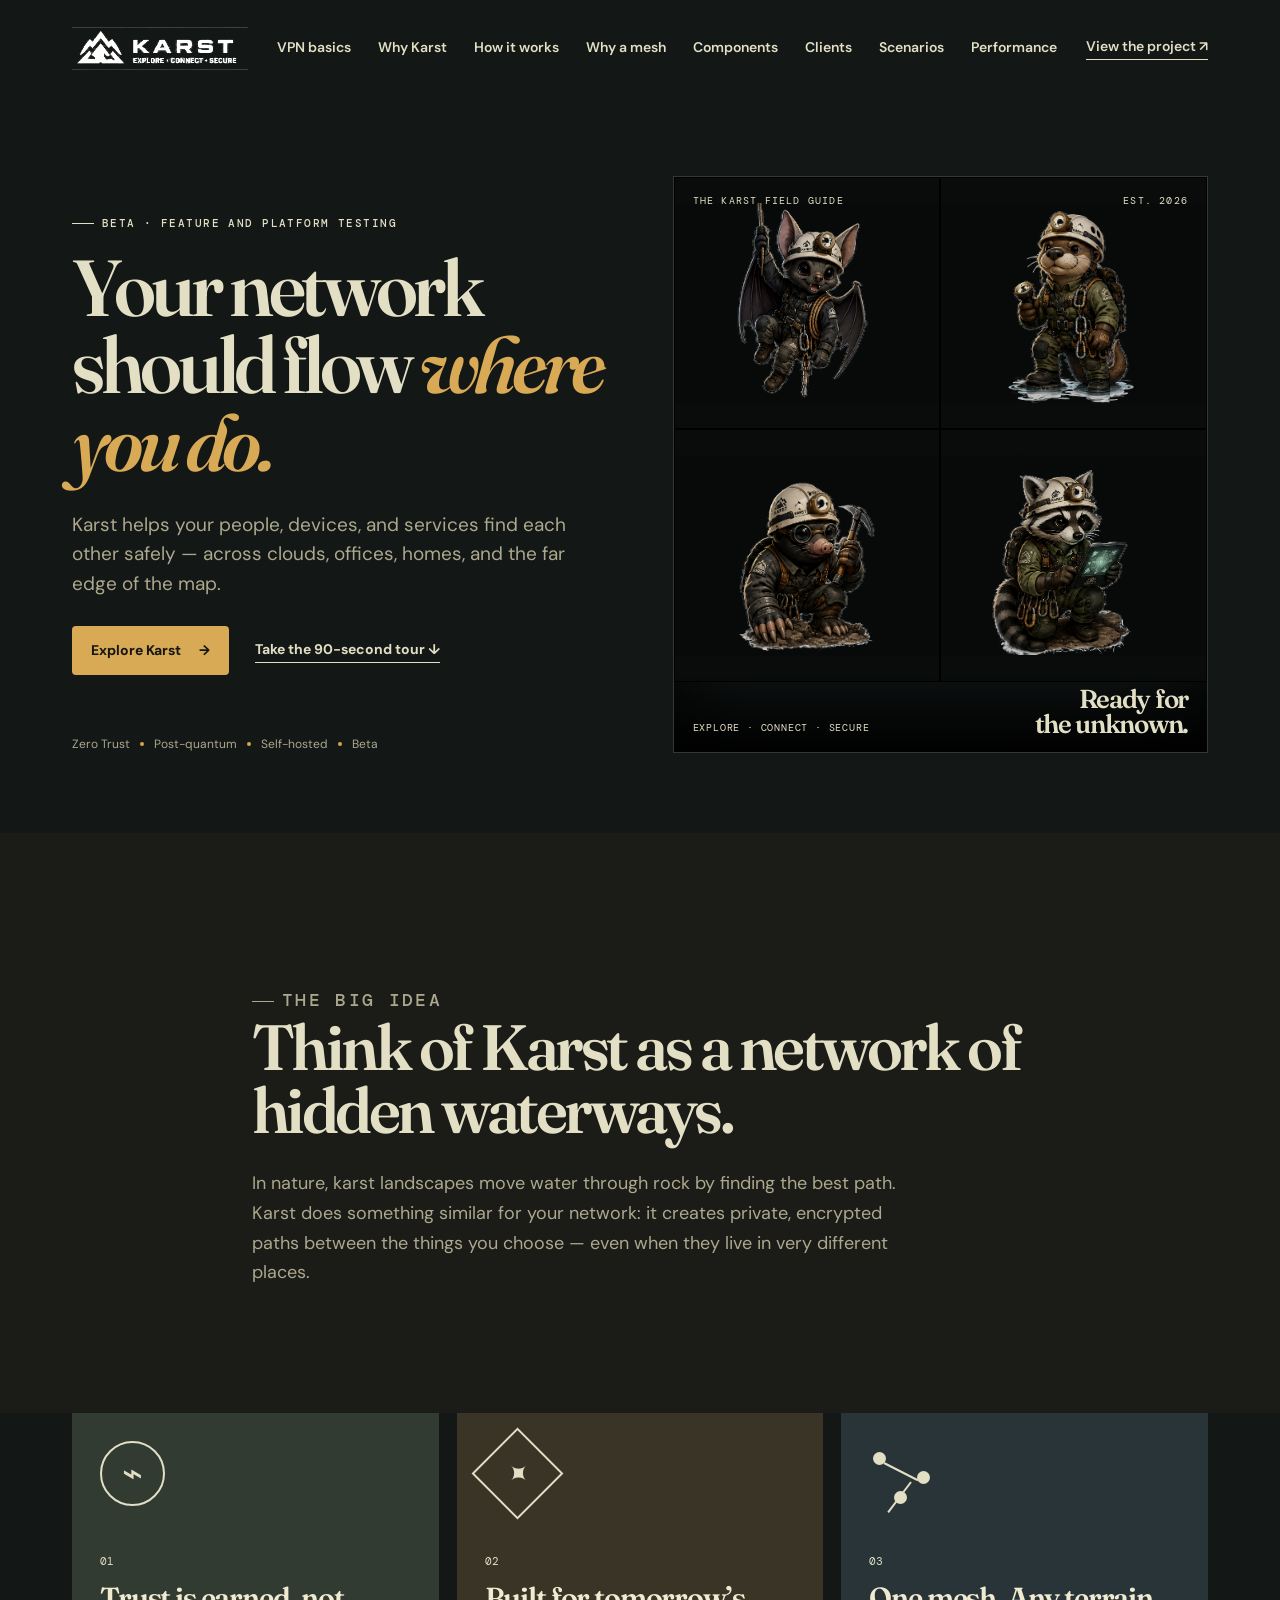
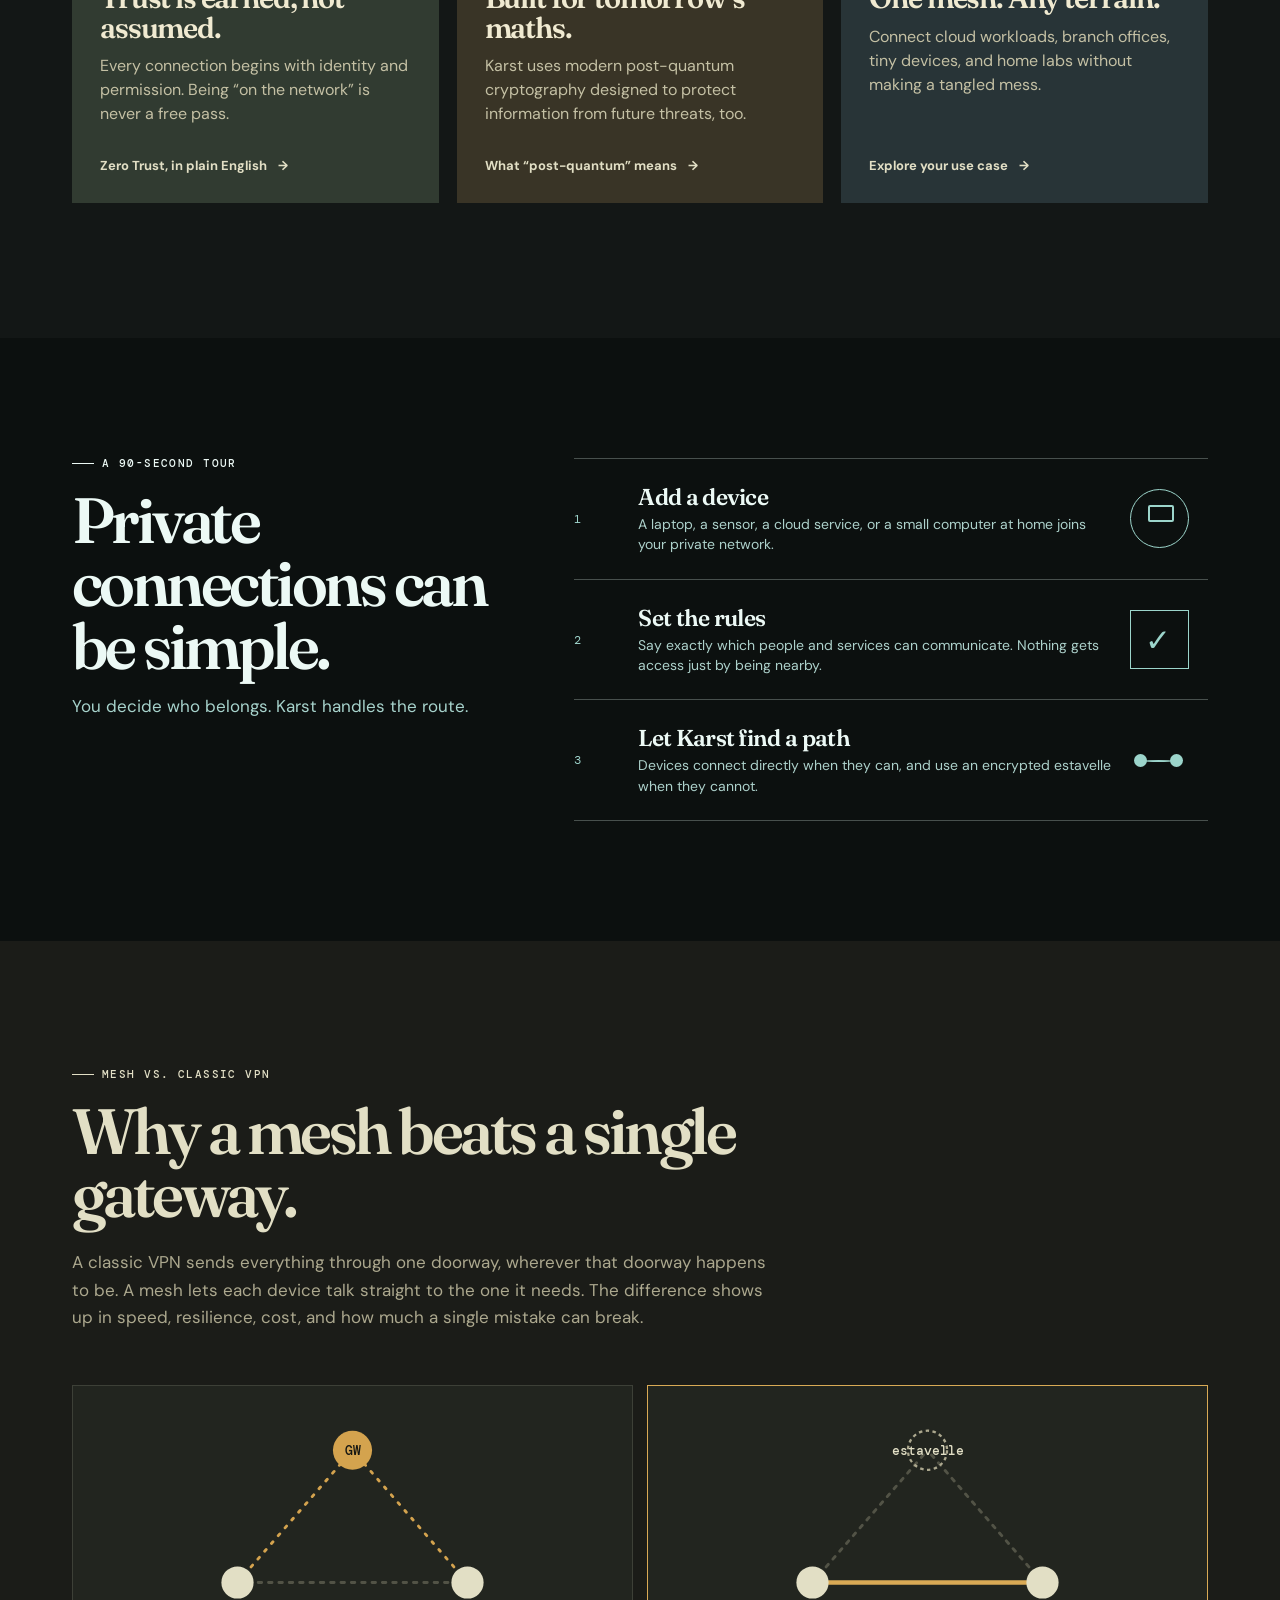
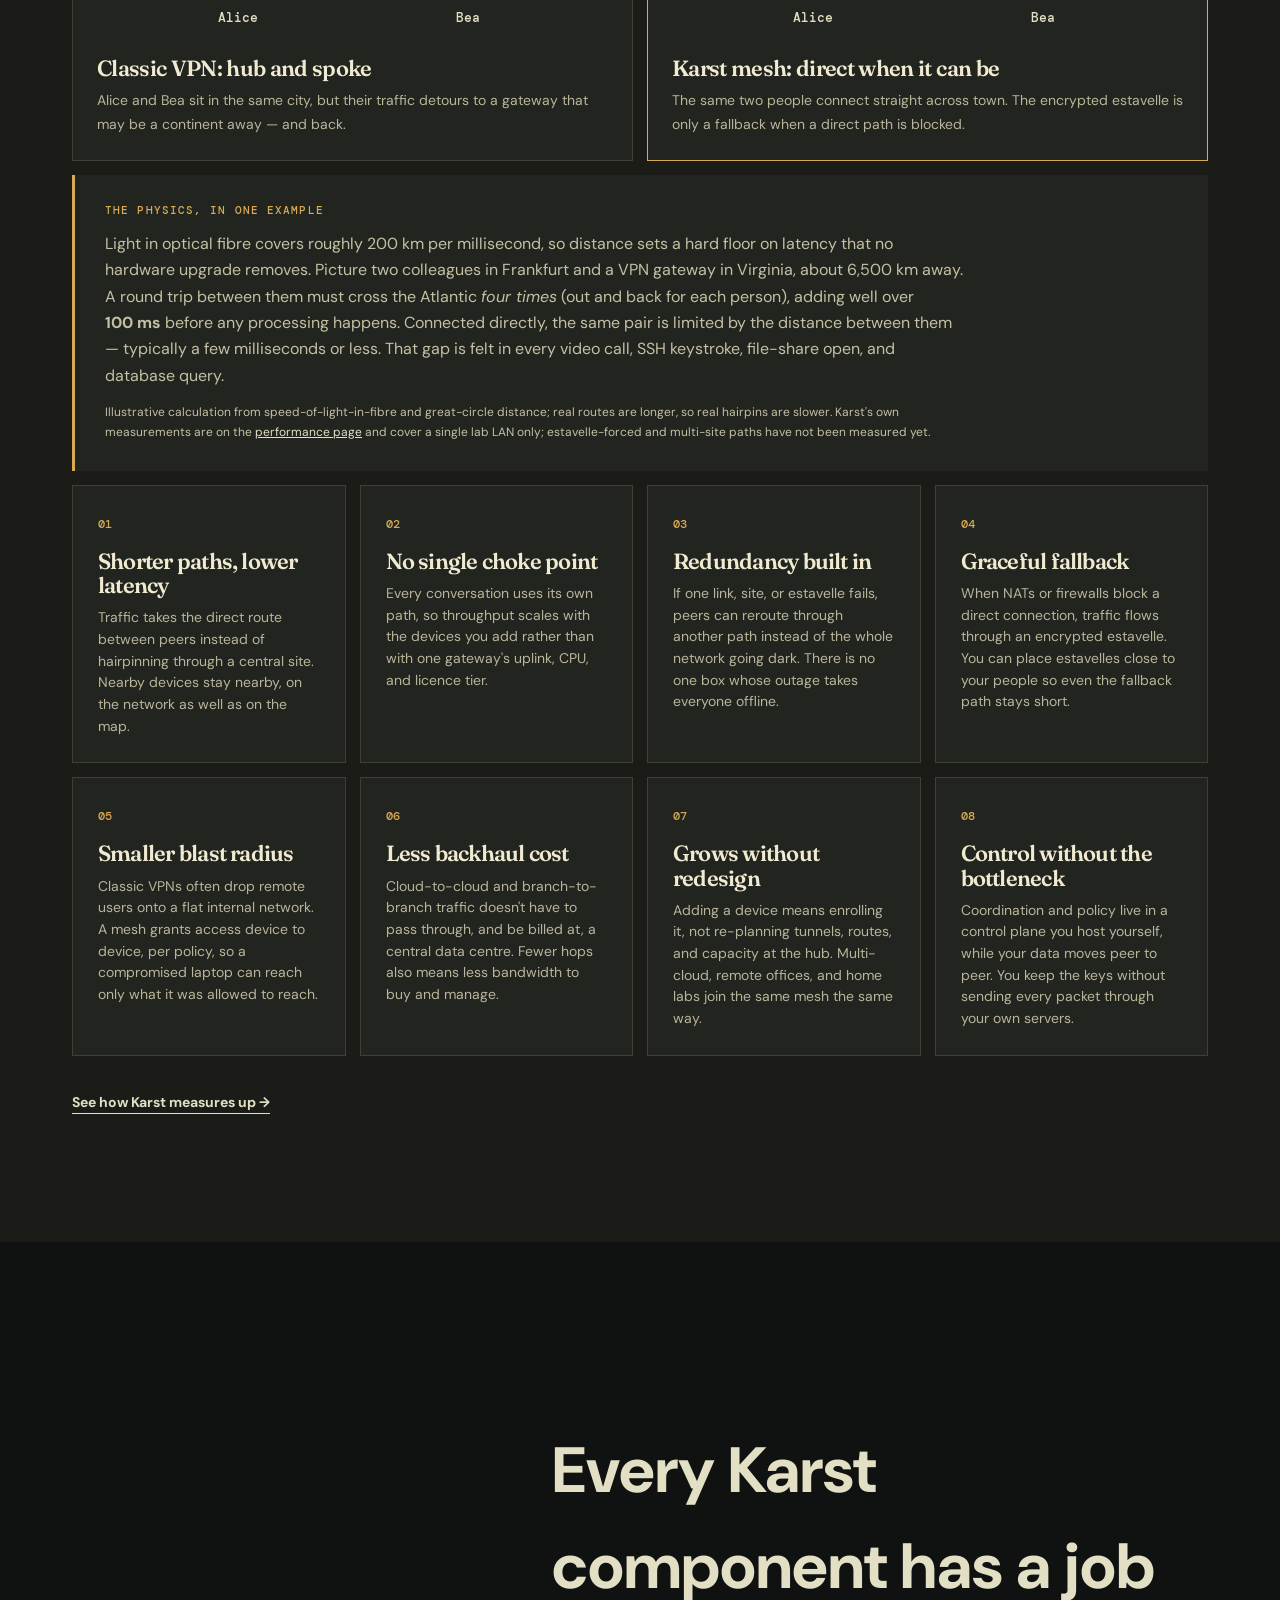
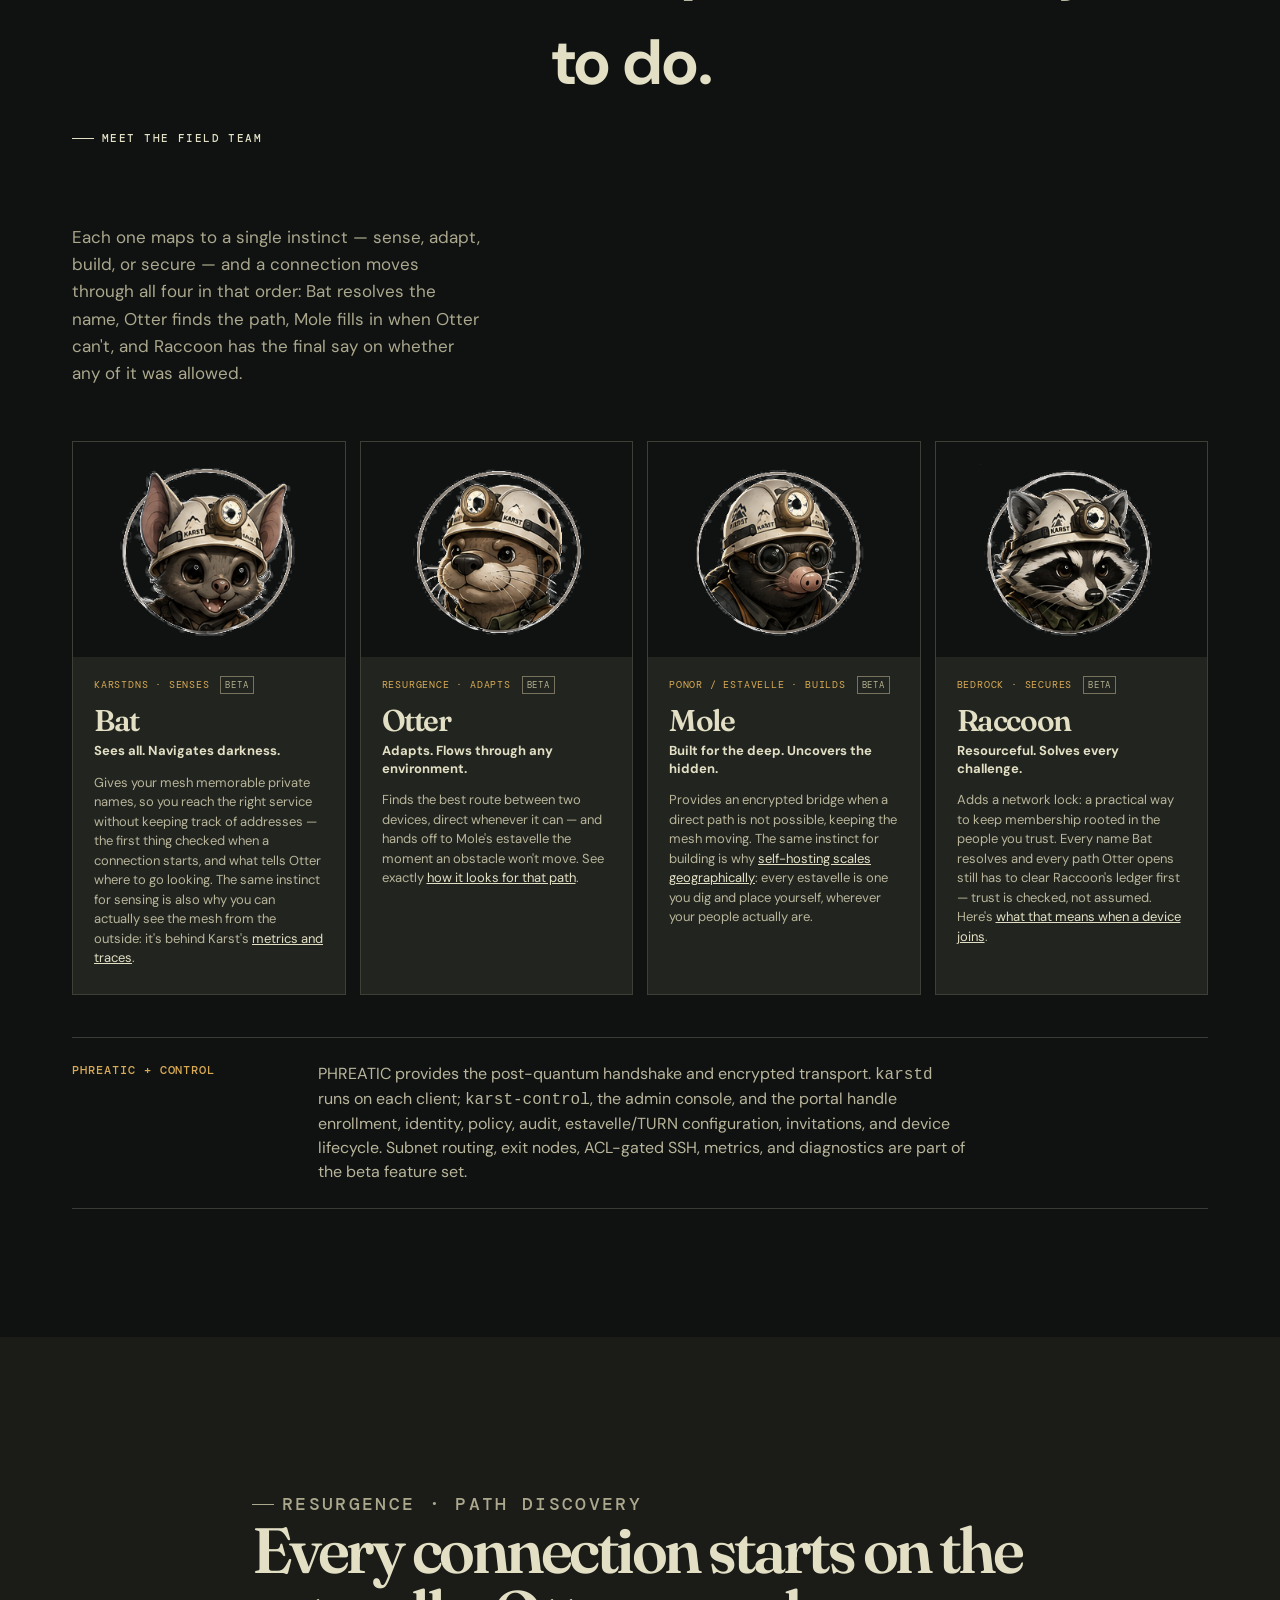
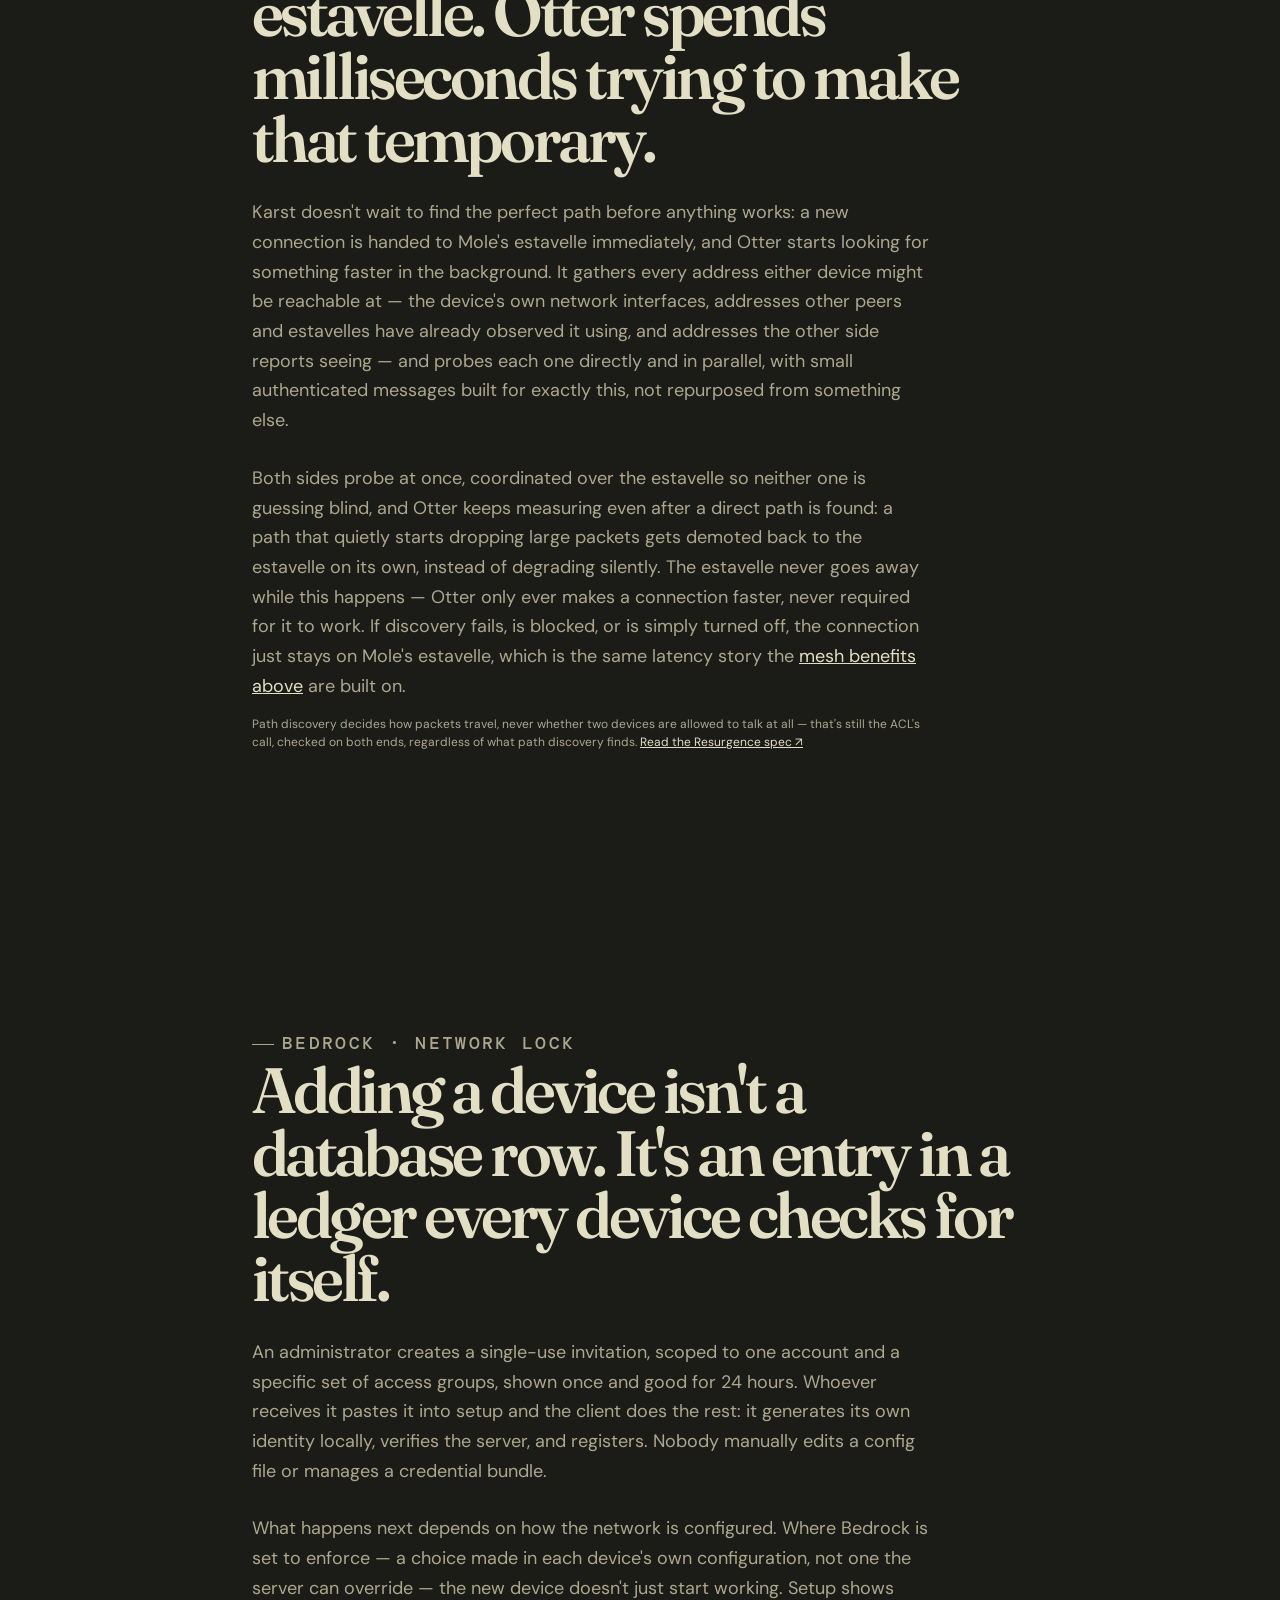
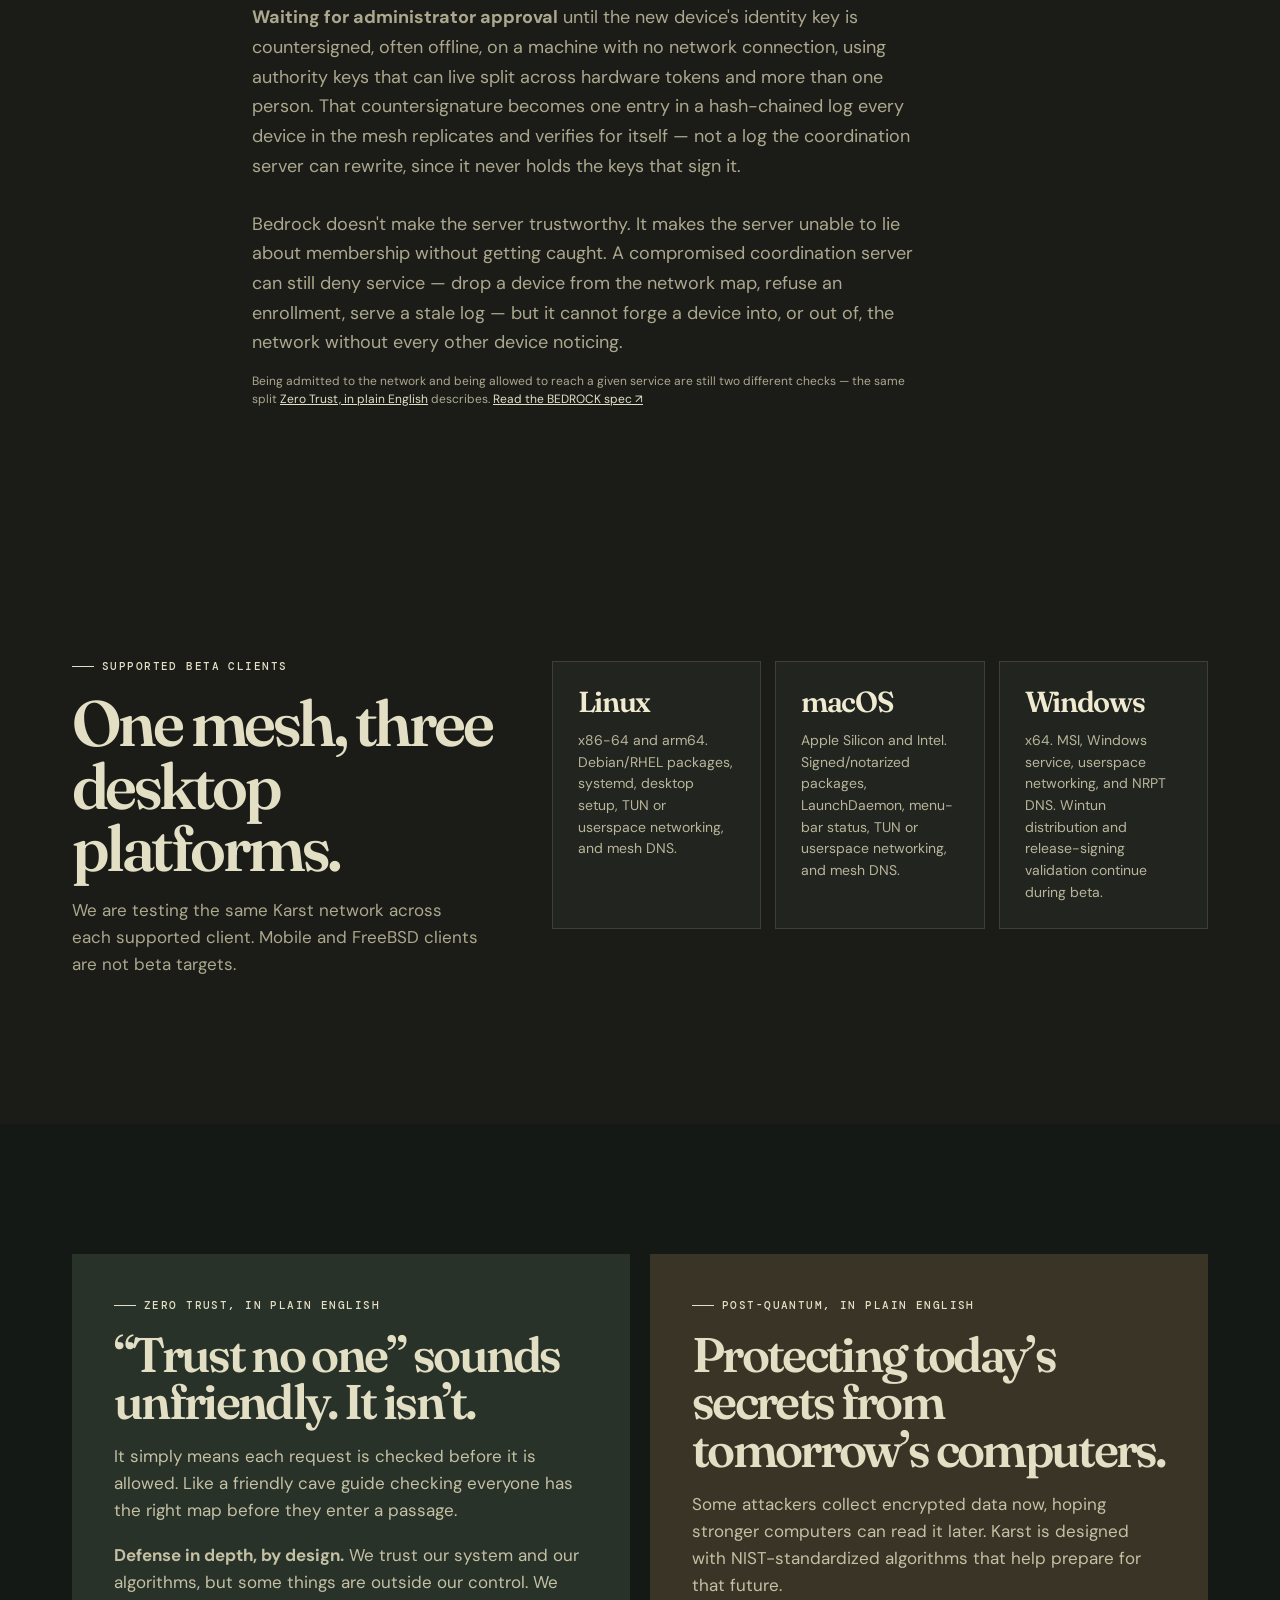
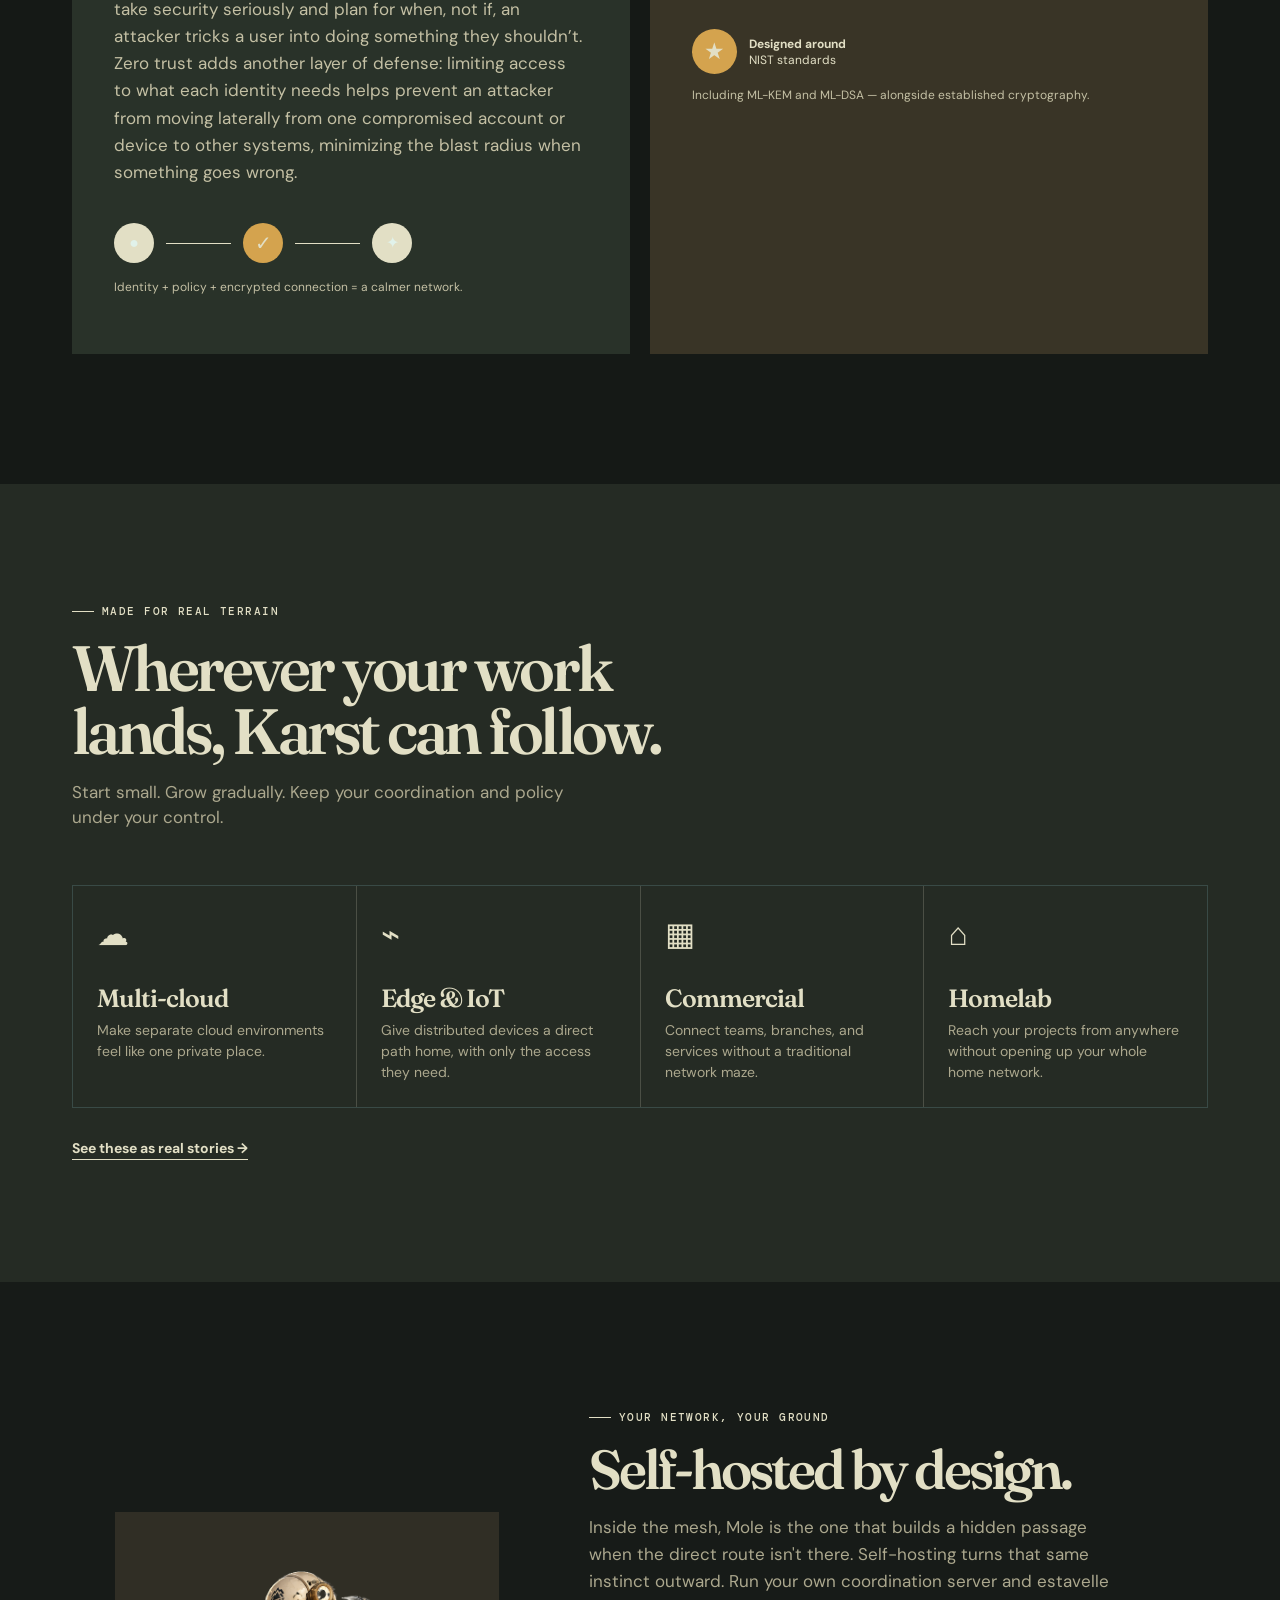
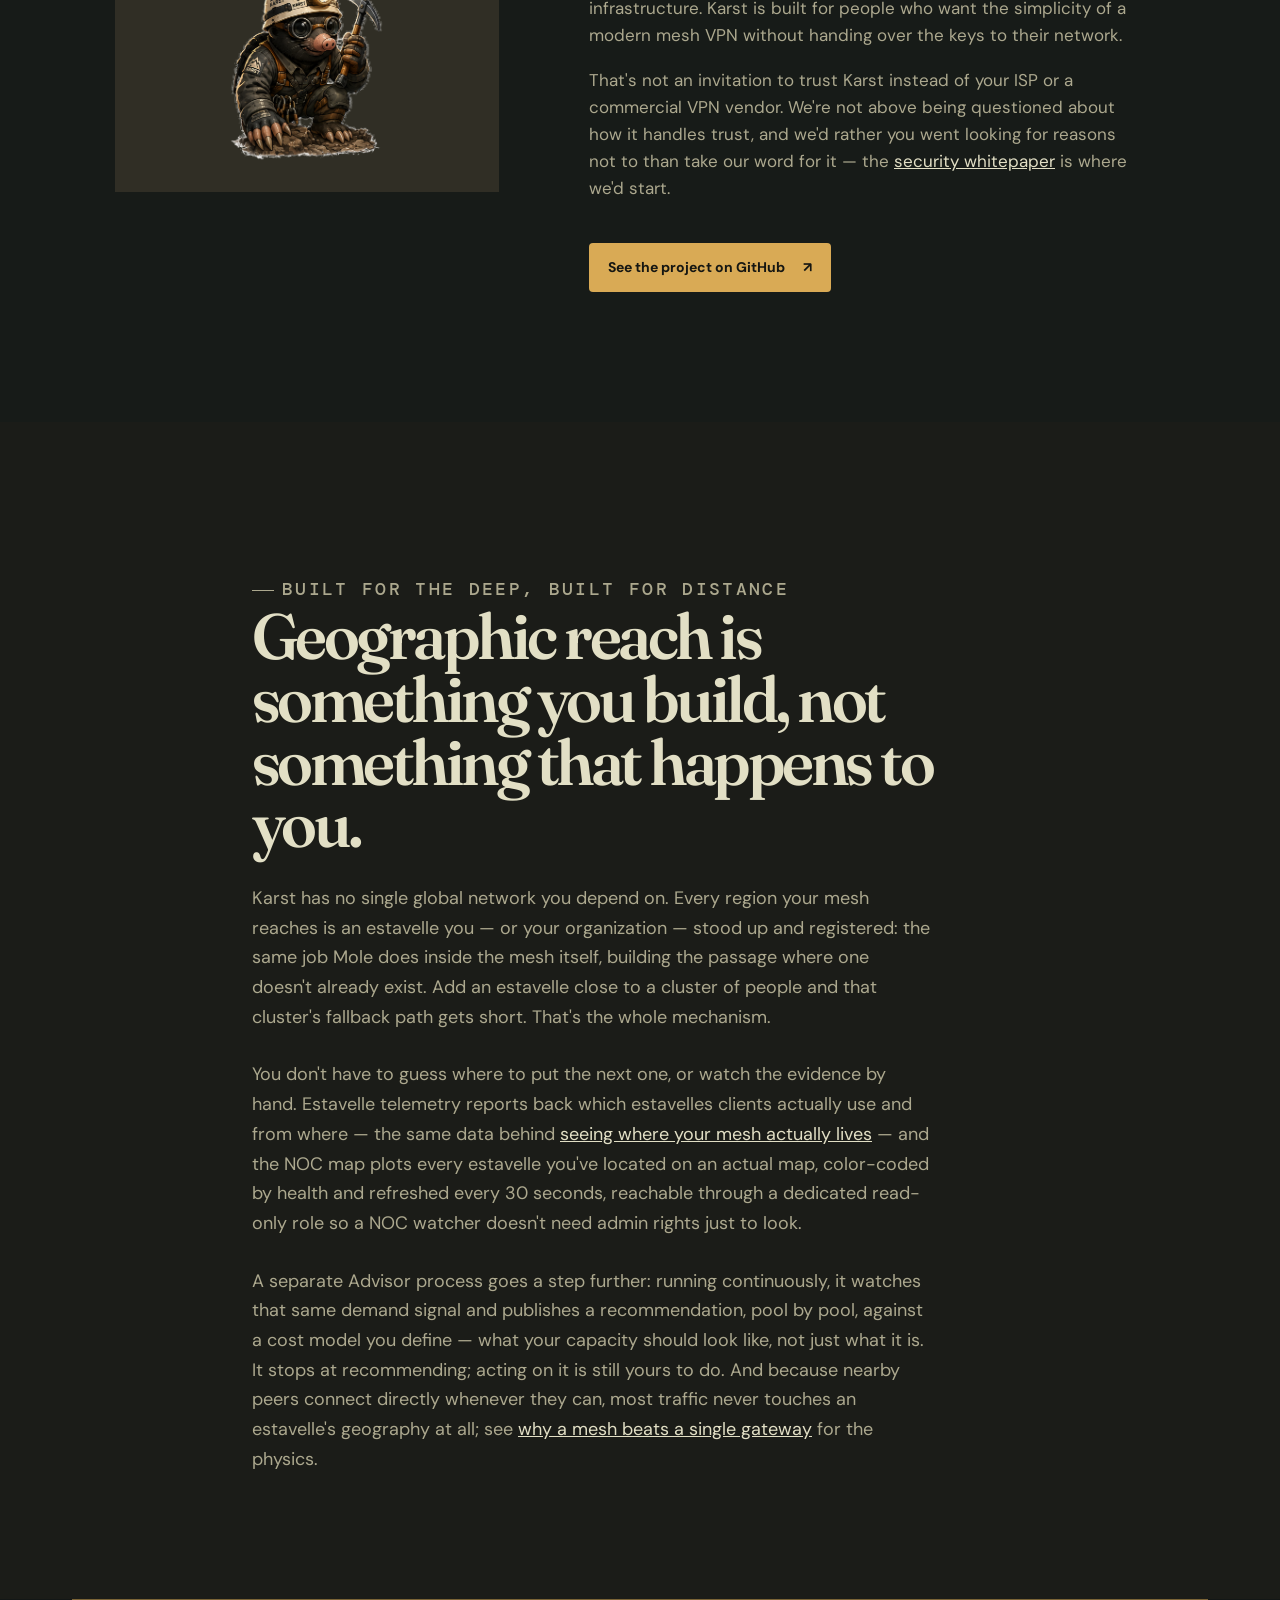
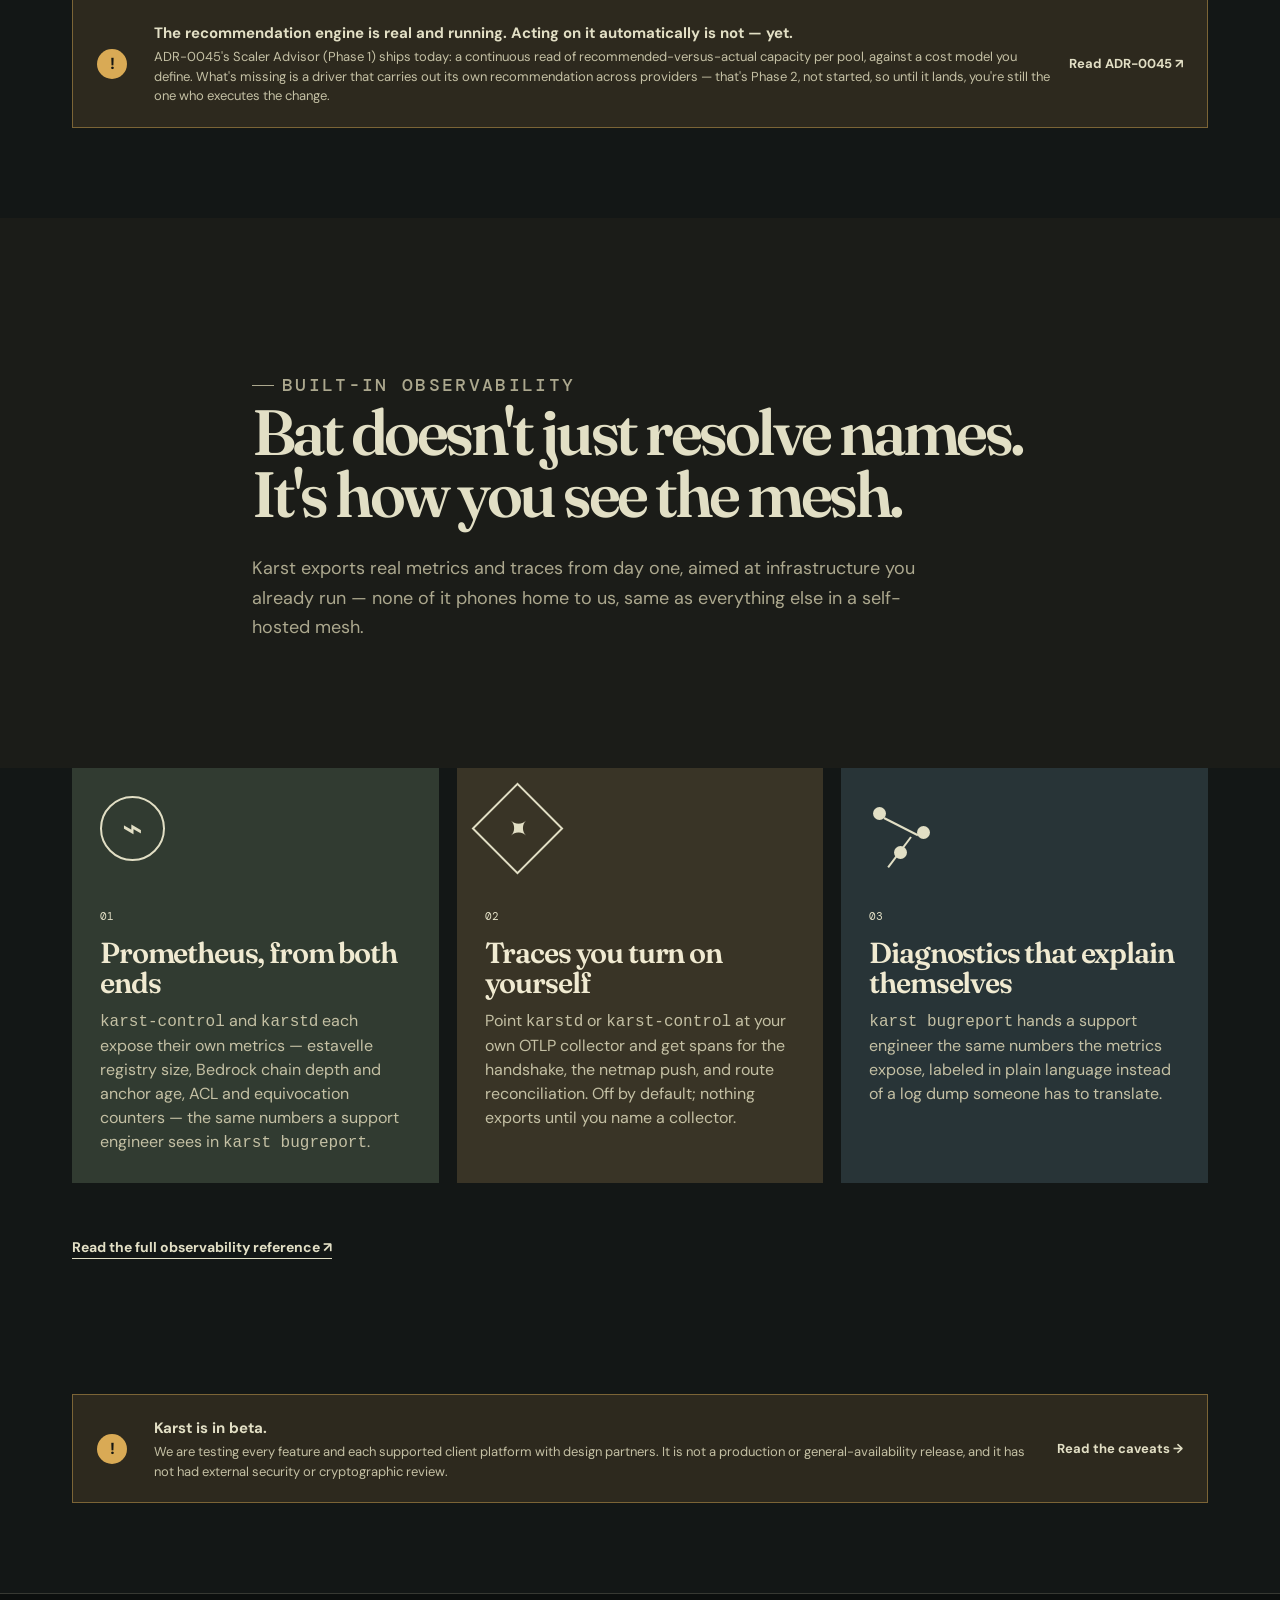
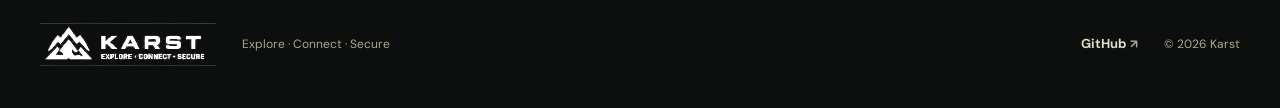
<file: index.html>
<!doctype html>
<html lang="en">
  <head>
    <meta charset="utf-8" />
    <meta name="viewport" content="width=device-width, initial-scale=1" />
    <meta name="description" content="Karst is a self-hosted, post-quantum mesh VPN for the places your work actually happens." />
    <meta name="theme-color" content="#063b45" />
    <title>Karst — Private networks, naturally</title>
    <link rel="preconnect" href="https://fonts.googleapis.com" />
    <link rel="preconnect" href="https://fonts.gstatic.com" crossorigin />
    <link href="https://fonts.googleapis.com/css2?family=DM+Mono:wght@400;500&family=DM+Sans:opsz,wght@9..40,400;9..40,500;9..40,600;9..40,700&family=Fraunces:opsz,wght@9..144,600;9..144,700&display=swap" rel="stylesheet" />
    <link rel="stylesheet" href="styles.css" />
  </head>
  <body>
    <a class="skip-link" href="#main">Skip to content</a>
    <div class="page-shell">
      <header class="nav">
        <a class="brand" href="#top" aria-label="Karst home"><img src="assets/karst_logo.png" alt="Karst — Explore, connect, secure" /></a>
        <nav aria-label="Main navigation">
          <a href="vpn-basics.html">VPN basics</a>
          <a href="#why">Why Karst</a>
          <a href="#how">How it works</a>
          <a href="#mesh">Why a mesh</a>
          <a href="#components">Components</a>
          <a href="#clients">Clients</a>
          <a href="scenarios.html">Scenarios</a>
          <a href="performance.html">Performance</a>
        </nav>
        <a class="nav-link" href="https://github.com/karst-net/karst">View the project <span aria-hidden="true">↗</span></a>
      </header>

      <main id="main">
        <section class="hero" id="top">
          <div class="hero-copy">
            <p class="eyebrow"><span></span> beta · feature and platform testing</p>
            <h1>Your network should flow <em>where you do.</em></h1>
            <p class="intro">Karst helps your people, devices, and services find each other safely — across clouds, offices, homes, and the far edge of the map.</p>
            <div class="actions">
              <a class="button button-primary" href="https://github.com/karst-net/karst">Explore Karst <span aria-hidden="true">→</span></a>
              <a class="text-link" href="#how">Take the 90-second tour <span aria-hidden="true">↓</span></a>
            </div>
            <div class="trust-row" aria-label="Key qualities">
              <span>Zero Trust</span><b></b><span>Post-quantum</span><b></b><span>Self-hosted</span><b></b><span>Beta</span>
            </div>
          </div>
          <div class="hero-panel" aria-label="Karst explorers: a bat, otter, mole, and raccoon equipped for the underground">
            <div class="hero-panel-top"><span>THE KARST FIELD GUIDE</span><span>EST. 2026</span></div>
            <div class="hero-mascot-grid"><div class="hero-mascot hero-bat"></div><div class="hero-mascot hero-otter"></div><div class="hero-mascot hero-mole"></div><div class="hero-mascot hero-raccoon"></div></div>
            <div class="hero-panel-bottom"><p>Explore · Connect · Secure</p><strong>Ready for<br />the unknown.</strong></div>
          </div>
        </section>

        <section class="statement" id="why">
          <p class="eyebrow"><span></span> the big idea</p>
          <h2>Think of Karst as a network of hidden waterways.</h2>
          <p>In nature, karst landscapes move water through rock by finding the best path. Karst does something similar for your network: it creates private, encrypted paths between the things you choose — even when they live in very different places.</p>
        </section>

        <section class="feature-grid" aria-label="Karst benefits">
          <article class="feature feature-teal"><div class="feature-icon lock-icon" aria-hidden="true">⌁</div><p class="number">01</p><h3>Trust is earned, not assumed.</h3><p>Every connection begins with identity and permission. Being “on the network” is never a free pass.</p><a href="#zero-trust">Zero Trust, in plain English <span>→</span></a></article>
          <article class="feature feature-sand"><div class="feature-icon crystal-icon" aria-hidden="true">✦</div><p class="number">02</p><h3>Built for tomorrow’s maths.</h3><p>Karst uses modern post-quantum cryptography designed to protect information from future threats, too.</p><a href="#pq">What “post-quantum” means <span>→</span></a></article>
          <article class="feature feature-blue"><div class="feature-icon route-icon" aria-hidden="true"><i></i><i></i><i></i></div><p class="number">03</p><h3>One mesh. Any terrain.</h3><p>Connect cloud workloads, branch offices, tiny devices, and home labs without making a tangled mess.</p><a href="scenarios.html">Explore your use case <span>→</span></a></article>
        </section>

        <section class="explainer" id="how">
          <div class="explainer-heading"><p class="eyebrow"><span></span> a 90-second tour</p><h2>Private connections can be simple.</h2><p>You decide who belongs. Karst handles the route.</p></div>
          <ol class="steps">
            <li><span class="step-no">1</span><div><h3>Add a device</h3><p>A laptop, a sensor, a cloud service, or a small computer at home joins your private network.</p></div><span class="step-art device-art" aria-hidden="true"></span></li>
            <li><span class="step-no">2</span><div><h3>Set the rules</h3><p>Say exactly which people and services can communicate. Nothing gets access just by being nearby.</p></div><span class="step-art rule-art" aria-hidden="true"></span></li>
            <li><span class="step-no">3</span><div><h3>Let Karst find a path</h3><p>Devices connect directly when they can, and use an encrypted estavelle when they cannot.</p></div><span class="step-art flow-art" aria-hidden="true"></span></li>
          </ol>
        </section>

        <section class="mesh-vs" id="mesh" aria-labelledby="mesh-heading">
          <div class="mesh-intro">
            <p class="eyebrow"><span></span> mesh vs. classic vpn</p>
            <h2 id="mesh-heading">Why a mesh beats a single gateway.</h2>
            <p>A classic VPN sends everything through one doorway, wherever that doorway happens to be. A mesh lets each device talk straight to the one it needs. The difference shows up in speed, resilience, cost, and how much a single mistake can break.</p>
          </div>

          <div class="path-compare">
            <figure class="path-card">
              <svg viewBox="0 0 320 200" role="img" aria-label="Classic VPN: two nearby laptops send traffic a long way to a distant central gateway and back again.">
                <line class="p-long" x1="60" y1="150" x2="160" y2="35"/><line class="p-long" x1="260" y1="150" x2="160" y2="35"/>
                <line class="p-ghost" x1="60" y1="150" x2="260" y2="150"/>
                <circle class="n-hub" cx="160" cy="35" r="17"/><text x="160" y="39" text-anchor="middle">GW</text>
                <circle class="n-dev" cx="60" cy="150" r="14"/><circle class="n-dev" cx="260" cy="150" r="14"/>
                <text x="60" y="184" text-anchor="middle">Alice</text><text x="260" y="184" text-anchor="middle">Bea</text>
              </svg>
              <figcaption><strong>Classic VPN: hub and spoke</strong><span>Alice and Bea sit in the same city, but their traffic detours to a gateway that may be a continent away — and back.</span></figcaption>
            </figure>
            <figure class="path-card path-card-mesh">
              <svg viewBox="0 0 320 200" role="img" aria-label="Mesh VPN: the same two laptops connect directly to each other, with an optional estavelle used only as a fallback.">
                <line class="p-direct" x1="60" y1="150" x2="260" y2="150"/>
                <line class="p-ghost" x1="60" y1="150" x2="160" y2="35"/><line class="p-ghost" x1="260" y1="150" x2="160" y2="35"/>
                <circle class="n-estavelle" cx="160" cy="35" r="17"/><text x="160" y="39" text-anchor="middle">estavelle</text>
                <circle class="n-dev" cx="60" cy="150" r="14"/><circle class="n-dev" cx="260" cy="150" r="14"/>
                <text x="60" y="184" text-anchor="middle">Alice</text><text x="260" y="184" text-anchor="middle">Bea</text>
              </svg>
              <figcaption><strong>Karst mesh: direct when it can be</strong><span>The same two people connect straight across town. The encrypted estavelle is only a fallback when a direct path is blocked.</span></figcaption>
            </figure>
          </div>

          <div class="physics">
            <p class="physics-label">THE PHYSICS, IN ONE EXAMPLE</p>
            <p>Light in optical fibre covers roughly 200 km per millisecond, so distance sets a hard floor on latency that no hardware upgrade removes. Picture two colleagues in Frankfurt and a VPN gateway in Virginia, about 6,500 km away. A round trip between them must cross the Atlantic <em>four times</em> (out and back for each person), adding well over <strong>100&nbsp;ms</strong> before any processing happens. Connected directly, the same pair is limited by the distance between them — typically a few milliseconds or less. That gap is felt in every video call, SSH keystroke, file-share open, and database query.</p>
            <p class="fine-print">Illustrative calculation from speed-of-light-in-fibre and great-circle distance; real routes are longer, so real hairpins are slower. Karst's own measurements are on the <a href="performance.html">performance page</a> and cover a single lab LAN only; estavelle-forced and multi-site paths have not been measured yet.</p>
          </div>

          <div class="benefit-grid">
            <article><span class="benefit-no">01</span><h3>Shorter paths, lower latency</h3><p>Traffic takes the direct route between peers instead of hairpinning through a central site. Nearby devices stay nearby, on the network as well as on the map.</p></article>
            <article><span class="benefit-no">02</span><h3>No single choke point</h3><p>Every conversation uses its own path, so throughput scales with the devices you add rather than with one gateway's uplink, CPU, and licence tier.</p></article>
            <article><span class="benefit-no">03</span><h3>Redundancy built in</h3><p>If one link, site, or estavelle fails, peers can reroute through another path instead of the whole network going dark. There is no one box whose outage takes everyone offline.</p></article>
            <article><span class="benefit-no">04</span><h3>Graceful fallback</h3><p>When NATs or firewalls block a direct connection, traffic flows through an encrypted estavelle. You can place estavelles close to your people so even the fallback path stays short.</p></article>
            <article><span class="benefit-no">05</span><h3>Smaller blast radius</h3><p>Classic VPNs often drop remote users onto a flat internal network. A mesh grants access device to device, per policy, so a compromised laptop can reach only what it was allowed to reach.</p></article>
            <article><span class="benefit-no">06</span><h3>Less backhaul cost</h3><p>Cloud-to-cloud and branch-to-branch traffic doesn't have to pass through, and be billed at, a central data centre. Fewer hops also means less bandwidth to buy and manage.</p></article>
            <article><span class="benefit-no">07</span><h3>Grows without redesign</h3><p>Adding a device means enrolling it, not re-planning tunnels, routes, and capacity at the hub. Multi-cloud, remote offices, and home labs join the same mesh the same way.</p></article>
            <article><span class="benefit-no">08</span><h3>Control without the bottleneck</h3><p>Coordination and policy live in a control plane you host yourself, while your data moves peer to peer. You keep the keys without sending every packet through your own servers.</p></article>
          </div>

          <p class="mesh-note"><a class="text-link" href="performance.html">See how Karst measures up <span aria-hidden="true">→</span></a></p>
        </section>

        <section class="field-guide" id="components">
          <div class="guide-intro"><p class="eyebrow"><span></span> meet the field team</p><h2>Every Karst component has a job to do.</h2><p>Each one maps to a single instinct — sense, adapt, build, or secure — and a connection moves through all four in that order: Bat resolves the name, Otter finds the path, Mole fills in when Otter can't, and Raccoon has the final say on whether any of it was allowed.</p></div>
          <div class="guide-grid">
            <article class="guide-card"><div class="mascot mascot-bat" role="img" aria-label="Bat Karst mascot"></div><div class="component-copy"><p class="component-kicker">KARSTDNS · SENSES <span class="beta">BETA</span></p><h3>Bat</h3><p class="tagline">Sees all. Navigates darkness.</p><p>Gives your mesh memorable private names, so you reach the right service without keeping track of addresses — the first thing checked when a connection starts, and what tells Otter where to go looking. The same instinct for sensing is also why you can actually see the mesh from the outside: it's behind Karst's <a href="#observability">metrics and traces</a>.</p></div></article>
            <article class="guide-card"><div class="mascot mascot-otter" role="img" aria-label="Otter Karst mascot"></div><div class="component-copy"><p class="component-kicker">RESURGENCE · ADAPTS <span class="beta">BETA</span></p><h3>Otter</h3><p class="tagline">Adapts. Flows through any environment.</p><p>Finds the best route between two devices, direct whenever it can — and hands off to Mole's estavelle the moment an obstacle won't move. See exactly <a href="#resurgence">how it looks for that path</a>.</p></div></article>
            <article class="guide-card"><div class="mascot mascot-mole" role="img" aria-label="Mole Karst mascot"></div><div class="component-copy"><p class="component-kicker">PONOR / ESTAVELLE · BUILDS <span class="beta">BETA</span></p><h3>Mole</h3><p class="tagline">Built for the deep. Uncovers the hidden.</p><p>Provides an encrypted bridge when a direct path is not possible, keeping the mesh moving. The same instinct for building is why <a href="#self-hosted">self-hosting scales geographically</a>: every estavelle is one you dig and place yourself, wherever your people actually are.</p></div></article>
            <article class="guide-card"><div class="mascot mascot-raccoon" role="img" aria-label="Raccoon Karst mascot"></div><div class="component-copy"><p class="component-kicker">BEDROCK · SECURES <span class="beta">BETA</span></p><h3>Raccoon</h3><p class="tagline">Resourceful. Solves every challenge.</p><p>Adds a network lock: a practical way to keep membership rooted in the people you trust. Every name Bat resolves and every path Otter opens still has to clear Raccoon's ledger first — trust is checked, not assumed. Here's <a href="#bedrock">what that means when a device joins</a>.</p></div></article>
          </div>
          <div class="protocol-line"><span>PHREATIC + CONTROL</span><p>PHREATIC provides the post-quantum handshake and encrypted transport. <code>karstd</code> runs on each client; <code>karst-control</code>, the admin console, and the portal handle enrollment, identity, policy, audit, estavelle/TURN configuration, invitations, and device lifecycle. Subnet routing, exit nodes, ACL-gated SSH, metrics, and diagnostics are part of the beta feature set.</p></div>
        </section>

        <section class="statement" id="resurgence">
          <p class="eyebrow"><span></span> resurgence · path discovery</p>
          <h2>Every connection starts on the estavelle. Otter spends milliseconds trying to make that temporary.</h2>
          <p>Karst doesn't wait to find the perfect path before anything works: a new connection is handed to Mole's estavelle immediately, and Otter starts looking for something faster in the background. It gathers every address either device might be reachable at — the device's own network interfaces, addresses other peers and estavelles have already observed it using, and addresses the other side reports seeing — and probes each one directly and in parallel, with small authenticated messages built for exactly this, not repurposed from something else.</p>
          <p>Both sides probe at once, coordinated over the estavelle so neither one is guessing blind, and Otter keeps measuring even after a direct path is found: a path that quietly starts dropping large packets gets demoted back to the estavelle on its own, instead of degrading silently. The estavelle never goes away while this happens — Otter only ever makes a connection faster, never required for it to work. If discovery fails, is blocked, or is simply turned off, the connection just stays on Mole's estavelle, which is the same latency story the <a href="#mesh">mesh benefits above</a> are built on.</p>
          <p class="fine-print">Path discovery decides how packets travel, never whether two devices are allowed to talk at all — that's still the ACL's call, checked on both ends, regardless of what path discovery finds. <a href="https://github.com/karst-net/karst/blob/main/spec/resurgence-v1.md">Read the Resurgence spec <span aria-hidden="true">↗</span></a></p>
        </section>

        <section class="statement" id="bedrock">
          <p class="eyebrow"><span></span> bedrock · network lock</p>
          <h2>Adding a device isn't a database row. It's an entry in a ledger every device checks for itself.</h2>
          <p>An administrator creates a single-use invitation, scoped to one account and a specific set of access groups, shown once and good for 24 hours. Whoever receives it pastes it into setup and the client does the rest: it generates its own identity locally, verifies the server, and registers. Nobody manually edits a config file or manages a credential bundle.</p>
          <p>What happens next depends on how the network is configured. Where Bedrock is set to enforce — a choice made in each device's own configuration, not one the server can override — the new device doesn't just start working. Setup shows <strong>Waiting for administrator approval</strong> until the new device's identity key is countersigned, often offline, on a machine with no network connection, using authority keys that can live split across hardware tokens and more than one person. That countersignature becomes one entry in a hash-chained log every device in the mesh replicates and verifies for itself — not a log the coordination server can rewrite, since it never holds the keys that sign it.</p>
          <p>Bedrock doesn't make the server trustworthy. It makes the server unable to lie about membership without getting caught. A compromised coordination server can still deny service — drop a device from the network map, refuse an enrollment, serve a stale log — but it cannot forge a device into, or out of, the network without every other device noticing.</p>
          <p class="fine-print">Being admitted to the network and being allowed to reach a given service are still two different checks — the same split <a href="#zero-trust">Zero Trust, in plain English</a> describes. <a href="https://github.com/karst-net/karst/blob/main/spec/bedrock-v1.md">Read the BEDROCK spec <span aria-hidden="true">↗</span></a></p>
        </section>

        <section class="client-platforms" id="clients" aria-labelledby="clients-heading">
          <div><p class="eyebrow"><span></span> supported beta clients</p><h2 id="clients-heading">One mesh, three desktop platforms.</h2><p>We are testing the same Karst network across each supported client. Mobile and FreeBSD clients are not beta targets.</p></div>
          <div class="platform-grid">
            <article><h3>Linux</h3><p>x86-64 and arm64. Debian/RHEL packages, systemd, desktop setup, TUN or userspace networking, and mesh DNS.</p></article>
            <article><h3>macOS</h3><p>Apple Silicon and Intel. Signed/notarized packages, LaunchDaemon, menu-bar status, TUN or userspace networking, and mesh DNS.</p></article>
            <article><h3>Windows</h3><p>x64. MSI, Windows service, userspace networking, and NRPT DNS. Wintun distribution and release-signing validation continue during beta.</p></article>
          </div>
        </section>

        <section class="plain-language" id="zero-trust">
          <div class="language-card">
            <p class="eyebrow"><span></span> zero trust, in plain english</p>
            <h2>“Trust no one” sounds unfriendly. It isn’t.</h2>
            <p>It simply means each request is checked before it is allowed. Like a friendly cave guide checking everyone has the right map before they enter a passage.</p>
            <p><strong>Defense in depth, by design.</strong> We trust our system and our algorithms, but some things are outside our control. We take security seriously and plan for when, not if, an attacker tricks a user into doing something they shouldn’t. Zero trust adds another layer of defense: limiting access to what each identity needs helps prevent an attacker from moving laterally from one compromised account or device to other systems, minimizing the blast radius when something goes wrong.</p>
            <div class="mini-flow"><span class="person-dot">●</span><i></i><span class="gate">✓</span><i></i><span class="service-dot">✦</span></div>
            <p class="fine-print">Identity + policy + encrypted connection = a calmer network.</p>
          </div>
          <div class="language-card language-card-pq" id="pq">
            <p class="eyebrow"><span></span> post-quantum, in plain english</p>
            <h2>Protecting today’s secrets from tomorrow’s computers.</h2>
            <p>Some attackers collect encrypted data now, hoping stronger computers can read it later. Karst is designed with NIST-standardized algorithms that help prepare for that future.</p>
            <div class="nist-badge"><span>★</span><div><strong>Designed around</strong><br />NIST standards</div></div>
            <p class="fine-print">Including ML-KEM and ML-DSA — alongside established cryptography.</p>
          </div>
        </section>

        <section class="terrain" id="where">
          <div class="terrain-intro"><p class="eyebrow"><span></span> made for real terrain</p><h2>Wherever your work lands, Karst can follow.</h2><p>Start small. Grow gradually. Keep your coordination and policy under your control.</p></div>
          <div class="terrain-cards">
            <article><span class="terrain-symbol">☁</span><h3>Multi-cloud</h3><p>Make separate cloud environments feel like one private place.</p></article>
            <article><span class="terrain-symbol">⌁</span><h3>Edge & IoT</h3><p>Give distributed devices a direct path home, with only the access they need.</p></article>
            <article><span class="terrain-symbol">▦</span><h3>Commercial</h3><p>Connect teams, branches, and services without a traditional network maze.</p></article>
            <article><span class="terrain-symbol">⌂</span><h3>Homelab</h3><p>Reach your projects from anywhere without opening up your whole home network.</p></article>
          </div>
          <p class="terrain-cta"><a class="text-link" href="scenarios.html">See these as real stories <span aria-hidden="true">→</span></a></p>
        </section>

        <section class="self-hosted" id="self-hosted">
          <div class="self-hosted-art" role="img" aria-label="Mole Karst mascot"></div>
          <div><p class="eyebrow"><span></span> your network, your ground</p><h2>Self-hosted by design.</h2><p>Inside the mesh, Mole is the one that builds a hidden passage when the direct route isn't there. Self-hosting turns that same instinct outward. Run your own coordination server and estavelle infrastructure. Karst is built for people who want the simplicity of a modern mesh VPN without handing over the keys to their network.</p><p>That's not an invitation to trust Karst instead of your ISP or a commercial VPN vendor. We're not above being questioned about how it handles trust, and we'd rather you went looking for reasons not to than take our word for it — the <a href="https://github.com/karst-net/karst/blob/main/docs/SECURITY-WHITEPAPER.md">security whitepaper</a> is where we'd start.</p><a class="button button-dark" href="https://github.com/karst-net/karst">See the project on GitHub <span aria-hidden="true">↗</span></a></div>
        </section>

        <section class="statement" id="geographic-scaling">
          <p class="eyebrow"><span></span> built for the deep, built for distance</p>
          <h2>Geographic reach is something you build, not something that happens to you.</h2>
          <p>Karst has no single global network you depend on. Every region your mesh reaches is an estavelle you — or your organization — stood up and registered: the same job Mole does inside the mesh itself, building the passage where one doesn't already exist. Add an estavelle close to a cluster of people and that cluster's fallback path gets short. That's the whole mechanism.</p>
          <p>You don't have to guess where to put the next one, or watch the evidence by hand. Estavelle telemetry reports back which estavelles clients actually use and from where — the same data behind <a href="scenarios.html">seeing where your mesh actually lives</a> — and the NOC map plots every estavelle you've located on an actual map, color-coded by health and refreshed every 30 seconds, reachable through a dedicated read-only role so a NOC watcher doesn't need admin rights just to look.</p>
          <p>A separate Advisor process goes a step further: running continuously, it watches that same demand signal and publishes a recommendation, pool by pool, against a cost model you define — what your capacity should look like, not just what it is. It stops at recommending; acting on it is still yours to do. And because nearby peers connect directly whenever they can, most traffic never touches an estavelle's geography at all; see <a href="#mesh">why a mesh beats a single gateway</a> for the physics.</p>
        </section>

        <aside class="status-note" aria-label="What the scaling advisor does and doesn't do, today">
          <span class="status-pin">!</span>
          <div>
            <strong>The recommendation engine is real and running. Acting on it automatically is not — yet.</strong>
            <p>ADR-0045's Scaler Advisor (Phase 1) ships today: a continuous read of recommended-versus-actual capacity per pool, against a cost model you define. What's missing is a driver that carries out its own recommendation across providers — that's Phase 2, not started, so until it lands, you're still the one who executes the change.</p>
          </div>
          <a href="https://github.com/karst-net/karst/blob/main/docs/adr/0045-cost-aware-geographic-scaling-across-providers.md">Read ADR-0045 <span aria-hidden="true">↗</span></a>
        </aside>

        <section class="statement" id="observability">
          <p class="eyebrow"><span></span> built-in observability</p>
          <h2>Bat doesn't just resolve names. It's how you see the mesh.</h2>
          <p>Karst exports real metrics and traces from day one, aimed at infrastructure you already run — none of it phones home to us, same as everything else in a self-hosted mesh.</p>
        </section>

        <section class="feature-grid" aria-label="Observability features">
          <article class="feature feature-teal"><div class="feature-icon lock-icon" aria-hidden="true">⌁</div><p class="number">01</p><h3>Prometheus, from both ends</h3><p><code>karst-control</code> and <code>karstd</code> each expose their own metrics — estavelle registry size, Bedrock chain depth and anchor age, ACL and equivocation counters — the same numbers a support engineer sees in <code>karst bugreport</code>.</p></article>
          <article class="feature feature-sand"><div class="feature-icon crystal-icon" aria-hidden="true">✦</div><p class="number">02</p><h3>Traces you turn on yourself</h3><p>Point <code>karstd</code> or <code>karst-control</code> at your own OTLP collector and get spans for the handshake, the netmap push, and route reconciliation. Off by default; nothing exports until you name a collector.</p></article>
          <article class="feature feature-blue"><div class="feature-icon route-icon" aria-hidden="true"><i></i><i></i><i></i></div><p class="number">03</p><h3>Diagnostics that explain themselves</h3><p><code>karst bugreport</code> hands a support engineer the same numbers the metrics expose, labeled in plain language instead of a log dump someone has to translate.</p></article>
          <p class="mesh-note" style="grid-column:1/-1"><a class="text-link" href="https://github.com/karst-net/karst/blob/main/docs/observability.md">Read the full observability reference <span aria-hidden="true">↗</span></a></p>
        </section>

        <aside class="status-note" aria-label="Project status"><span class="status-pin">!</span><div><strong>Karst is in beta.</strong><p>We are testing every feature and each supported client platform with design partners. It is not a production or general-availability release, and it has not had external security or cryptographic review.</p></div><a href="https://github.com/karst-net/karst#beta-caveats-stated-plainly">Read the caveats <span aria-hidden="true">→</span></a></aside>
      </main>

      <footer><a class="brand" href="#top"><img src="assets/karst_logo.png" alt="Karst — Explore, connect, secure" /></a><p>Explore · Connect · Secure</p><a href="https://github.com/karst-net/karst">GitHub <span aria-hidden="true">↗</span></a><span>© 2026 Karst</span></footer>
    </div>
  </body>
</html>
</file>
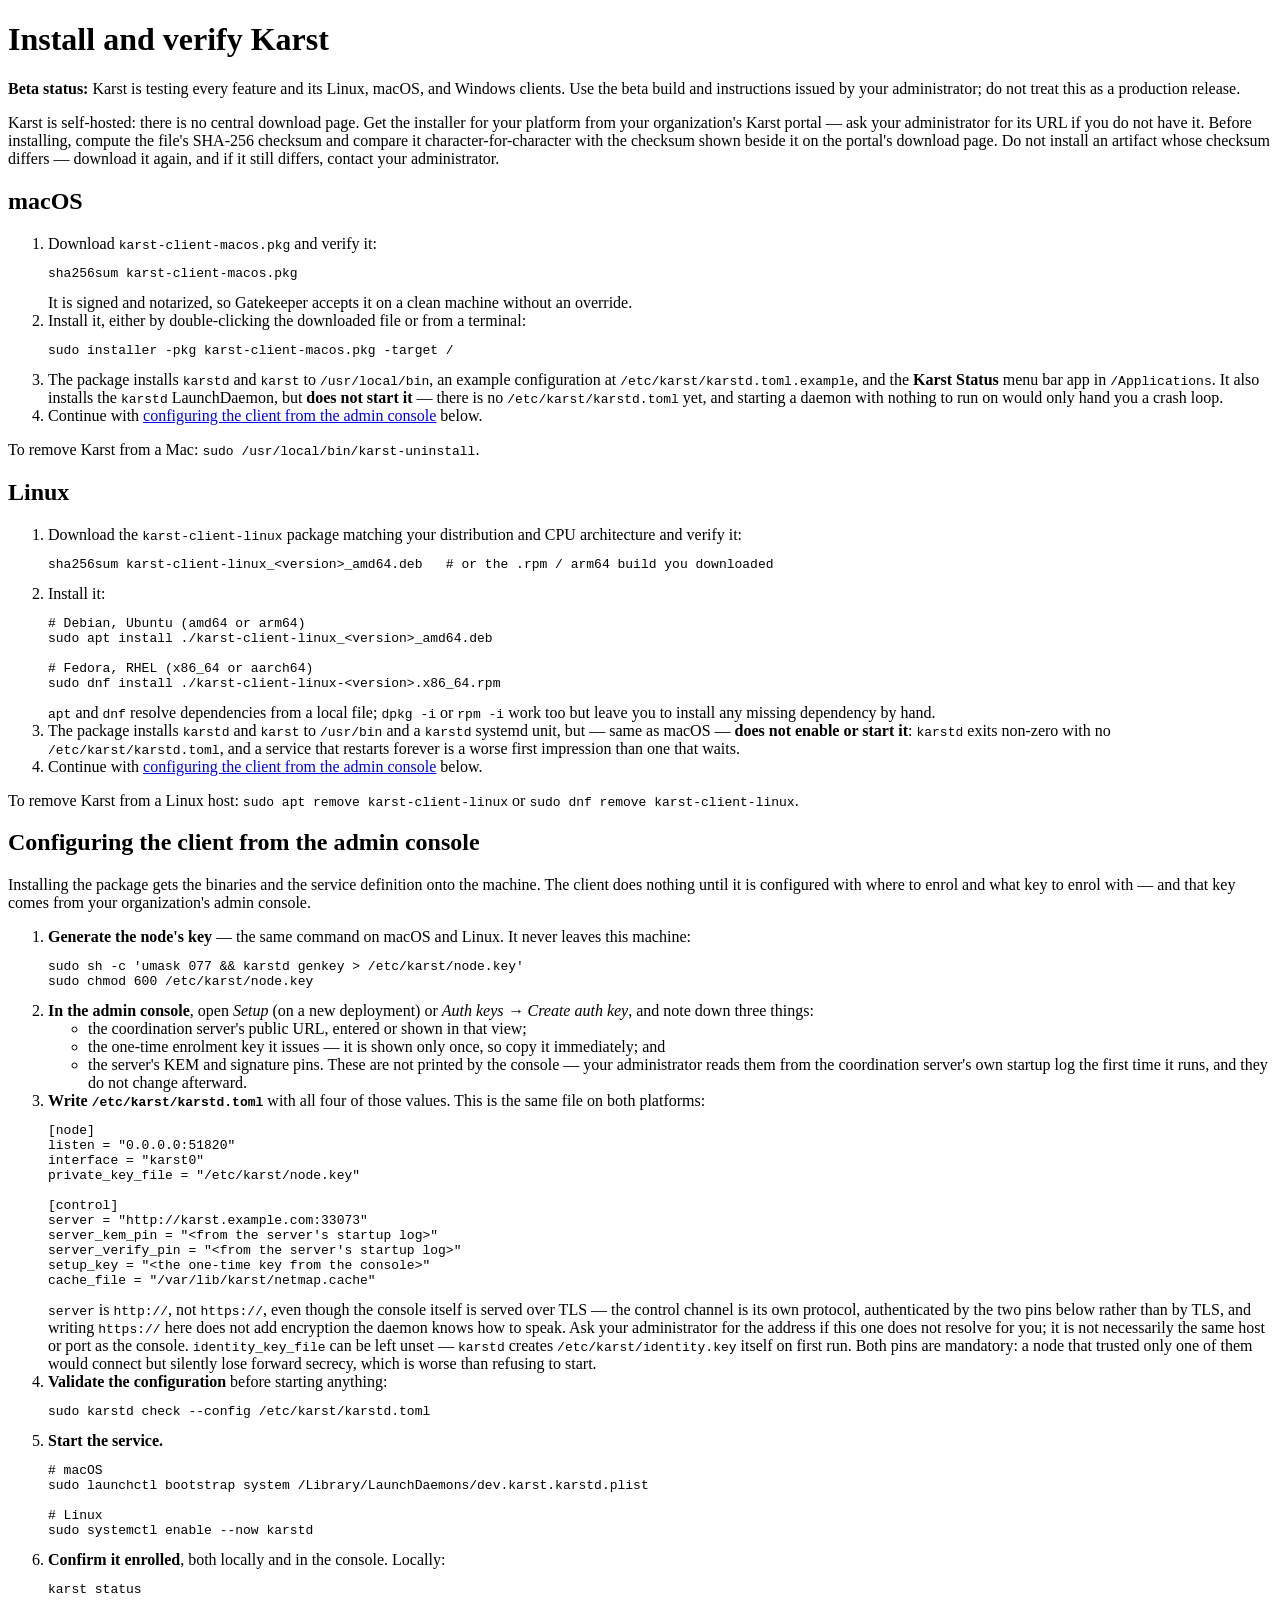
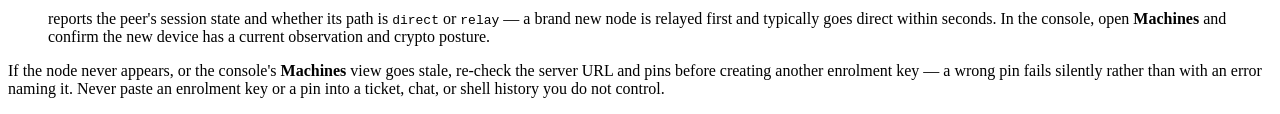
<file: install.html>
<!-- SPDX-License-Identifier: AGPL-3.0-or-later -->
<!-- Copyright the Karst contributors. -->
<!doctype html>
<html lang="en">
  <head><meta charset="utf-8"><meta name="viewport" content="width=device-width, initial-scale=1"><title>Install Karst</title></head>
  <body><main>
    <h1>Install and verify Karst</h1>
    <p><strong>Beta status:</strong> Karst is testing every feature and its Linux, macOS, and Windows clients. Use the beta build and instructions issued by your administrator; do not treat this as a production release.</p>
    <p>Karst is self-hosted: there is no central download page. Get the installer for your platform from your organization's Karst portal — ask your administrator for its URL if you do not have it. Before installing, compute the file's SHA-256 checksum and compare it character-for-character with the checksum shown beside it on the portal's download page. Do not install an artifact whose checksum differs — download it again, and if it still differs, contact your administrator.</p>

    <h2>macOS</h2>
    <ol>
      <li>Download <code>karst-client-macos.pkg</code> and verify it:
        <pre>sha256sum karst-client-macos.pkg</pre>
        It is signed and notarized, so Gatekeeper accepts it on a clean machine without an override.</li>
      <li>Install it, either by double-clicking the downloaded file or from a terminal:
        <pre>sudo installer -pkg karst-client-macos.pkg -target /</pre></li>
      <li>The package installs <code>karstd</code> and <code>karst</code> to <code>/usr/local/bin</code>, an example configuration at <code>/etc/karst/karstd.toml.example</code>, and the <strong>Karst Status</strong> menu bar app in <code>/Applications</code>. It also installs the <code>karstd</code> LaunchDaemon, but <strong>does not start it</strong> — there is no <code>/etc/karst/karstd.toml</code> yet, and starting a daemon with nothing to run on would only hand you a crash loop.</li>
      <li>Continue with <a href="#configuring-from-the-console">configuring the client from the admin console</a> below.</li>
    </ol>
    <p>To remove Karst from a Mac: <code>sudo /usr/local/bin/karst-uninstall</code>.</p>

    <h2>Linux</h2>
    <ol>
      <li>Download the <code>karst-client-linux</code> package matching your distribution and CPU architecture and verify it:
        <pre>sha256sum karst-client-linux_&lt;version&gt;_amd64.deb   # or the .rpm / arm64 build you downloaded</pre></li>
      <li>Install it:
        <pre>
# Debian, Ubuntu (amd64 or arm64)
sudo apt install ./karst-client-linux_&lt;version&gt;_amd64.deb

# Fedora, RHEL (x86_64 or aarch64)
sudo dnf install ./karst-client-linux-&lt;version&gt;.x86_64.rpm</pre>
        <code>apt</code> and <code>dnf</code> resolve dependencies from a local file; <code>dpkg -i</code> or <code>rpm -i</code> work too but leave you to install any missing dependency by hand.</li>
      <li>The package installs <code>karstd</code> and <code>karst</code> to <code>/usr/bin</code> and a <code>karstd</code> systemd unit, but — same as macOS — <strong>does not enable or start it</strong>: <code>karstd</code> exits non-zero with no <code>/etc/karst/karstd.toml</code>, and a service that restarts forever is a worse first impression than one that waits.</li>
      <li>Continue with <a href="#configuring-from-the-console">configuring the client from the admin console</a> below.</li>
    </ol>
    <p>To remove Karst from a Linux host: <code>sudo apt remove karst-client-linux</code> or <code>sudo dnf remove karst-client-linux</code>.</p>

    <h2 id="configuring-from-the-console">Configuring the client from the admin console</h2>
    <p>Installing the package gets the binaries and the service definition onto the machine. The client does nothing until it is configured with where to enrol and what key to enrol with — and that key comes from your organization's admin console.</p>
    <ol>
      <li><strong>Generate the node's key</strong> — the same command on macOS and Linux. It never leaves this machine:
        <pre>
sudo sh -c 'umask 077 && karstd genkey > /etc/karst/node.key'
sudo chmod 600 /etc/karst/node.key</pre></li>
      <li><strong>In the admin console</strong>, open <em>Setup</em> (on a new deployment) or <em>Auth keys → Create auth key</em>, and note down three things:
        <ul>
          <li>the coordination server's public URL, entered or shown in that view;</li>
          <li>the one-time enrolment key it issues — it is shown only once, so copy it immediately; and</li>
          <li>the server's KEM and signature pins. These are not printed by the console — your administrator reads them from the coordination server's own startup log the first time it runs, and they do not change afterward.</li>
        </ul></li>
      <li><strong>Write <code>/etc/karst/karstd.toml</code></strong> with all four of those values. This is the same file on both platforms:
        <pre>
[node]
listen = "0.0.0.0:51820"
interface = "karst0"
private_key_file = "/etc/karst/node.key"

[control]
server = "http://karst.example.com:33073"
server_kem_pin = "&lt;from the server's startup log&gt;"
server_verify_pin = "&lt;from the server's startup log&gt;"
setup_key = "&lt;the one-time key from the console&gt;"
cache_file = "/var/lib/karst/netmap.cache"</pre>
        <code>server</code> is <code>http://</code>, not <code>https://</code>, even though the console itself is served over TLS — the control channel is its own protocol, authenticated by the two pins below rather than by TLS, and writing <code>https://</code> here does not add encryption the daemon knows how to speak. Ask your administrator for the address if this one does not resolve for you; it is not necessarily the same host or port as the console. <code>identity_key_file</code> can be left unset — <code>karstd</code> creates <code>/etc/karst/identity.key</code> itself on first run. Both pins are mandatory: a node that trusted only one of them would connect but silently lose forward secrecy, which is worse than refusing to start.</li>
      <li><strong>Validate the configuration</strong> before starting anything:
        <pre>sudo karstd check --config /etc/karst/karstd.toml</pre></li>
      <li><strong>Start the service.</strong>
        <pre>
# macOS
sudo launchctl bootstrap system /Library/LaunchDaemons/dev.karst.karstd.plist

# Linux
sudo systemctl enable --now karstd</pre></li>
      <li><strong>Confirm it enrolled</strong>, both locally and in the console. Locally:
        <pre>karst status</pre>
        reports the peer's session state and whether its path is <code>direct</code> or <code>relay</code> — a brand new node is relayed first and typically goes direct within seconds. In the console, open <strong>Machines</strong> and confirm the new device has a current observation and crypto posture.</li>
    </ol>
    <p>If the node never appears, or the console's <strong>Machines</strong> view goes stale, re-check the server URL and pins before creating another enrolment key — a wrong pin fails silently rather than with an error naming it. Never paste an enrolment key or a pin into a ticket, chat, or shell history you do not control.</p>
  </main></body>
</html>
</file>
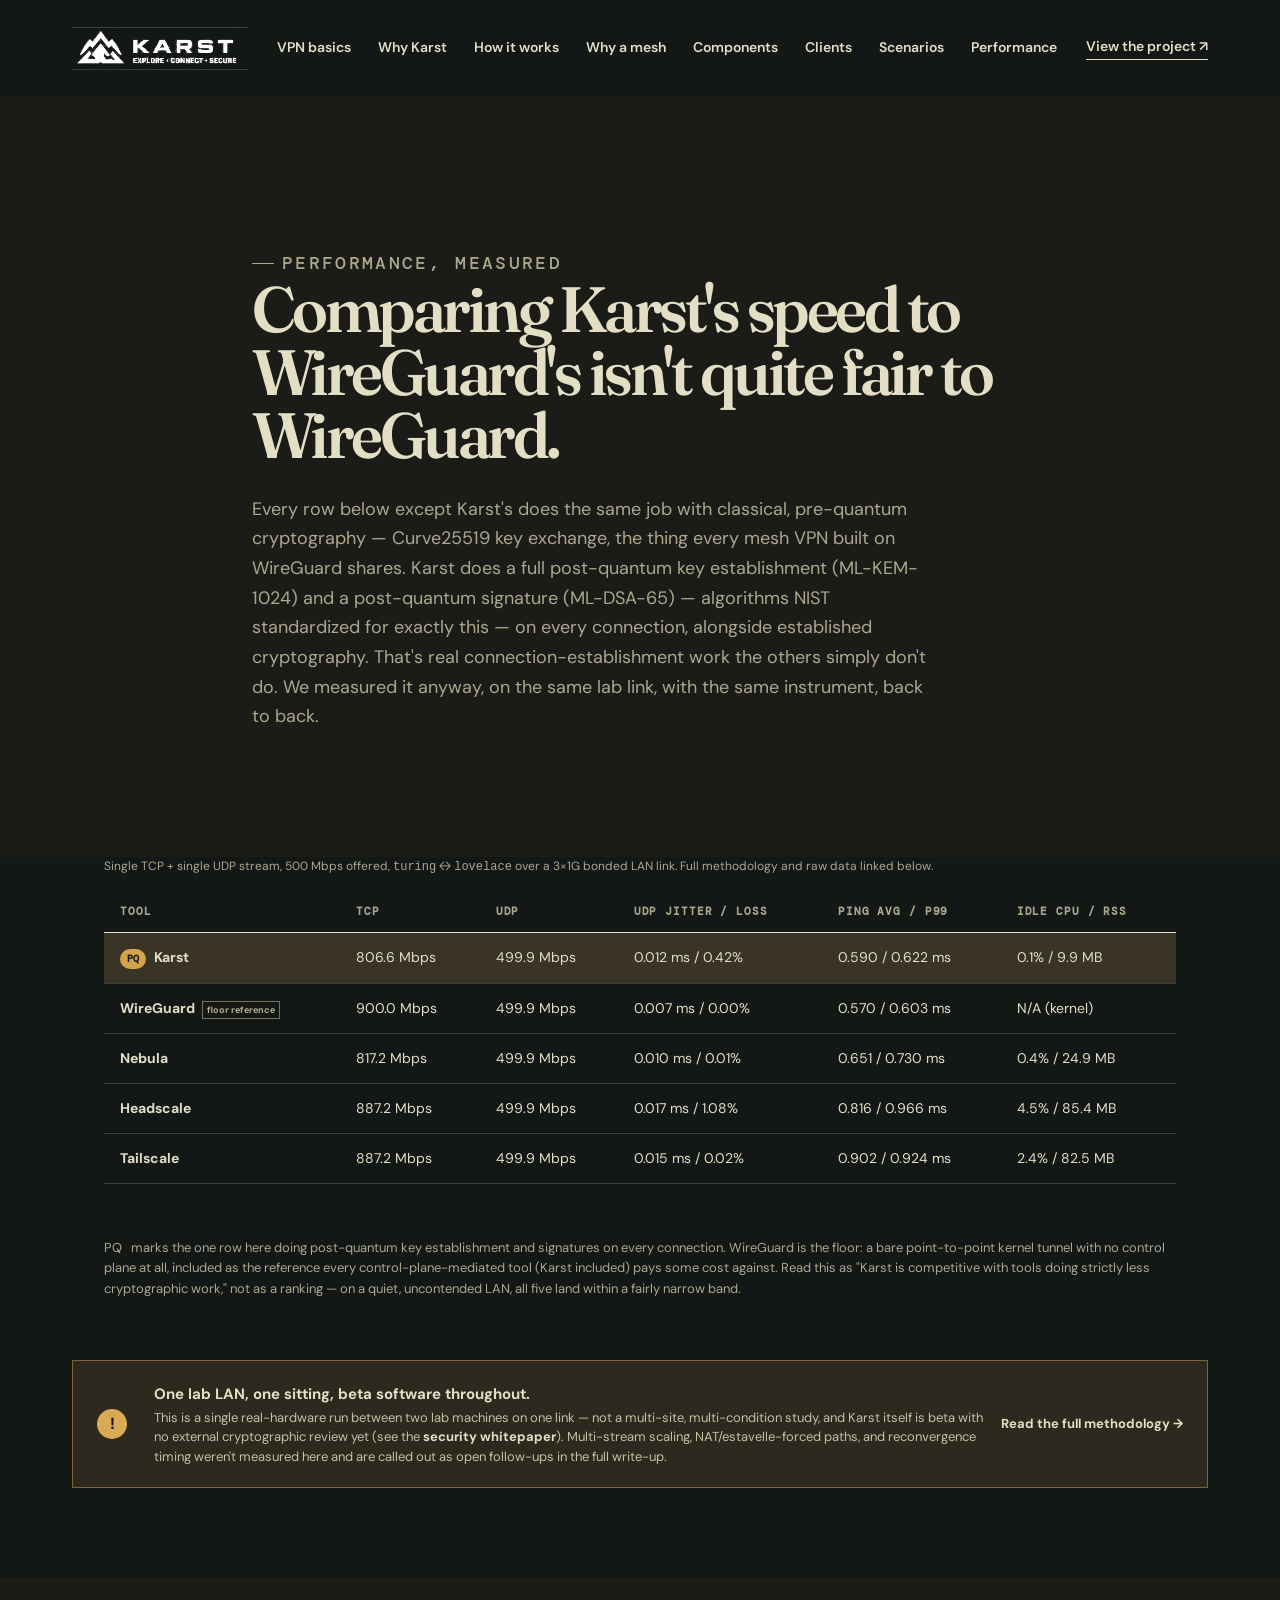
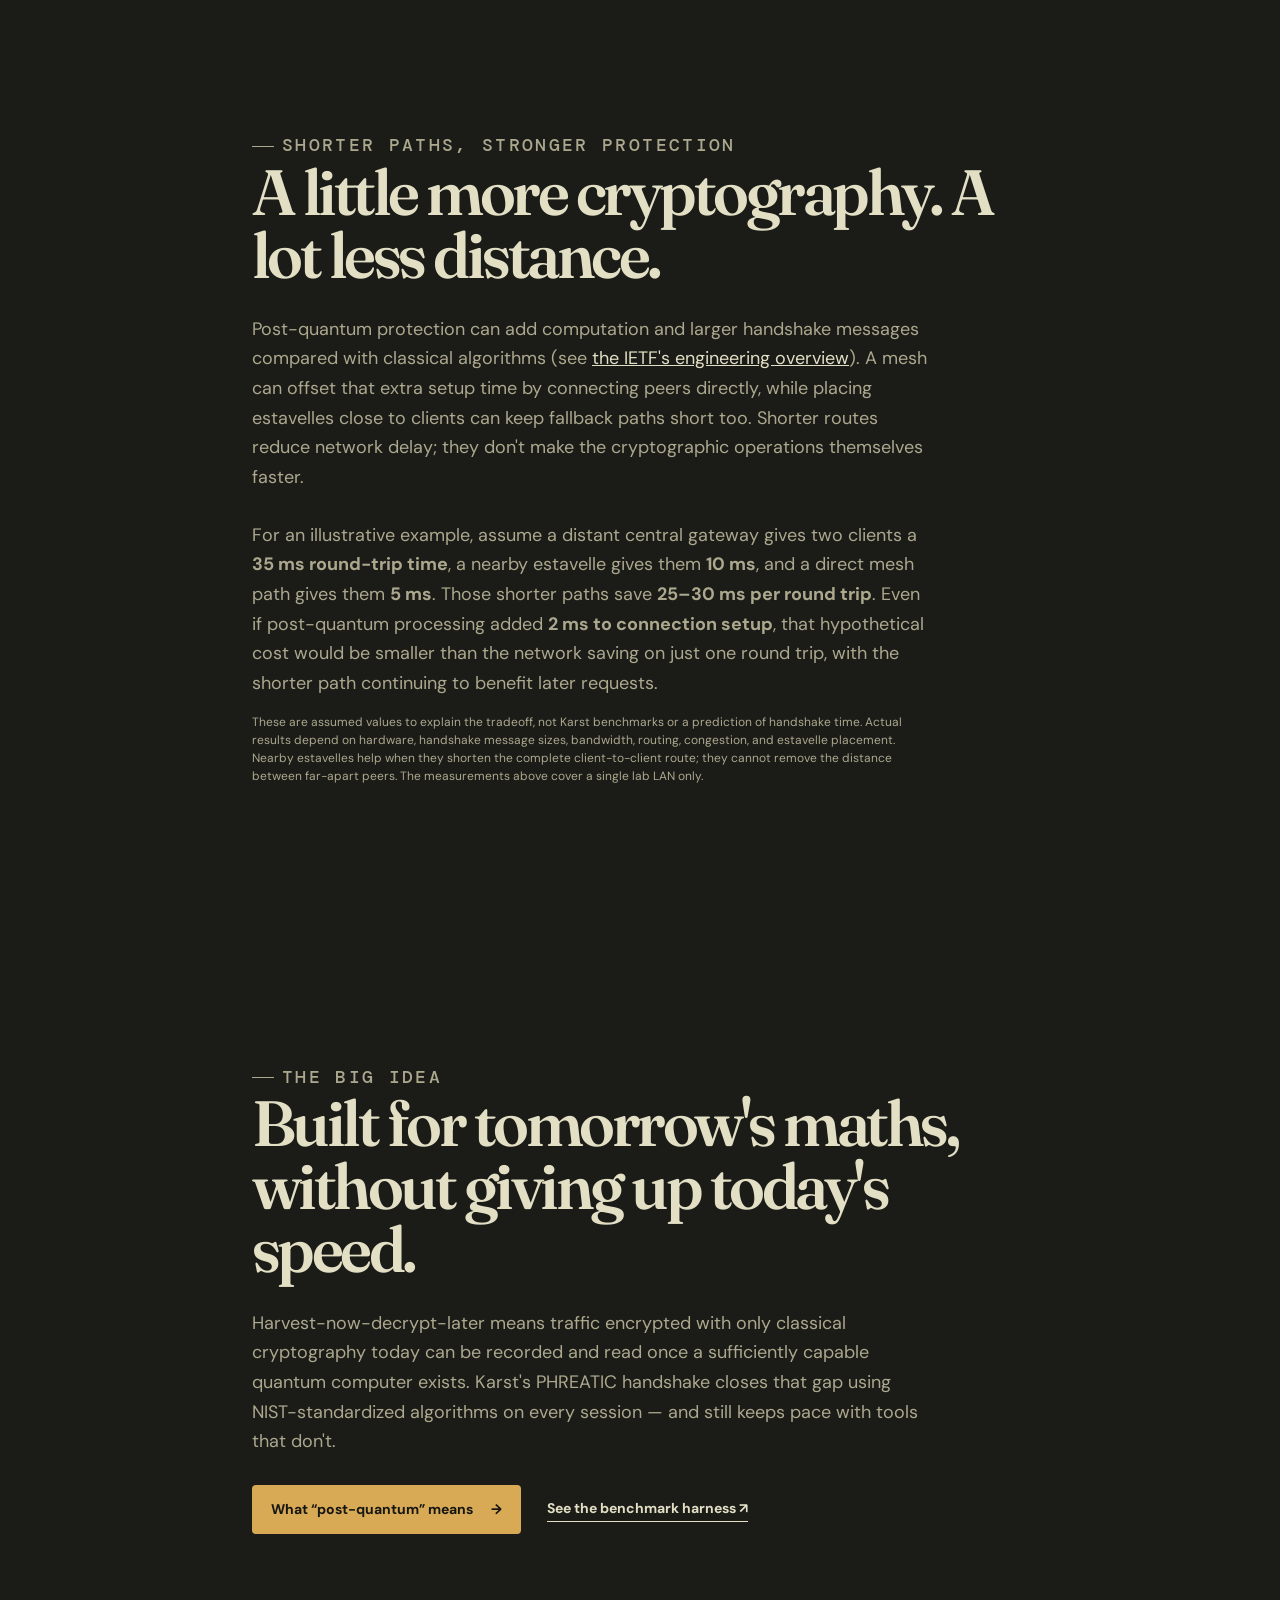
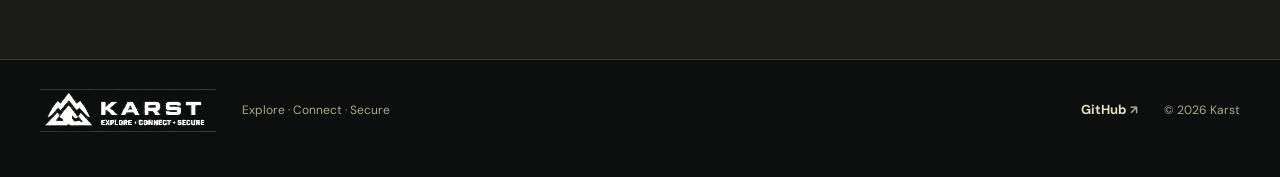
<file: performance.html>
<!-- SPDX-License-Identifier: AGPL-3.0-or-later -->
<!-- Copyright the Karst contributors. -->
<!doctype html>
<html lang="en">
  <head>
    <meta charset="utf-8" />
    <meta name="viewport" content="width=device-width, initial-scale=1" />
    <meta name="description" content="Karst measured against WireGuard, Nebula, Headscale, and Tailscale on the same LAN with the same instrument — and why that's an apples-to-oranges comparison in Karst's favor." />
    <meta name="theme-color" content="#063b45" />
    <title>Karst — Performance</title>
    <link rel="preconnect" href="https://fonts.googleapis.com" />
    <link rel="preconnect" href="https://fonts.gstatic.com" crossorigin />
    <link href="https://fonts.googleapis.com/css2?family=DM+Mono:wght@400;500&family=DM+Sans:opsz,wght@9..40,400;9..40,500;9..40,600;9..40,700&family=Fraunces:opsz,wght@9..144,600;9..144,700&display=swap" rel="stylesheet" />
    <link rel="stylesheet" href="styles.css" />
  </head>
  <body>
    <a class="skip-link" href="#main">Skip to content</a>
    <div class="page-shell">
      <header class="nav">
        <a class="brand" href="index.html#top" aria-label="Karst home"><img src="assets/karst_logo.png" alt="Karst — Explore, connect, secure" /></a>
        <nav aria-label="Main navigation">
          <a href="vpn-basics.html">VPN basics</a>
          <a href="index.html#why">Why Karst</a>
          <a href="index.html#how">How it works</a>
          <a href="index.html#mesh">Why a mesh</a>
          <a href="index.html#components">Components</a>
          <a href="index.html#clients">Clients</a>
          <a href="scenarios.html">Scenarios</a>
          <a href="performance.html" aria-current="page">Performance</a>
        </nav>
        <a class="nav-link" href="https://github.com/karst-net/karst">View the project <span aria-hidden="true">↗</span></a>
      </header>

      <main id="main">
        <section class="statement" id="top">
          <p class="eyebrow"><span></span> performance, measured</p>
          <h2>Comparing Karst's speed to WireGuard's isn't quite fair to WireGuard.</h2>
          <p>Every row below except Karst's does the same job with classical, pre-quantum cryptography — Curve25519 key exchange, the thing every mesh VPN built on WireGuard shares. Karst does a full post-quantum key establishment (ML-KEM-1024) and a post-quantum signature (ML-DSA-65) — algorithms NIST standardized for exactly this — on every connection, alongside established cryptography. That's real connection-establishment work the others simply don't do. We measured it anyway, on the same lab link, with the same instrument, back to back.</p>
        </section>

        <div class="compare-wrap">
          <table class="compare-table">
            <caption>Single TCP + single UDP stream, 500 Mbps offered, <code>turing</code> ↔ <code>lovelace</code> over a 3×1G bonded LAN link. Full methodology and raw data linked below.</caption>
            <thead>
              <tr>
                <th scope="col">Tool</th>
                <th scope="col">TCP</th>
                <th scope="col">UDP</th>
                <th scope="col">UDP jitter / loss</th>
                <th scope="col">Ping avg / p99</th>
                <th scope="col">Idle CPU / RSS</th>
              </tr>
            </thead>
            <tbody>
              <tr class="compare-pq">
                <th scope="row"><span class="pq-star" title="NIST-standardized post-quantum key establishment and signatures">PQ</span>Karst</th>
                <td>806.6 Mbps</td>
                <td>499.9 Mbps</td>
                <td>0.012 ms / 0.42%</td>
                <td>0.590 / 0.622 ms</td>
                <td>0.1% / 9.9 MB</td>
              </tr>
              <tr>
                <th scope="row">WireGuard <span class="beta">floor reference</span></th>
                <td>900.0 Mbps</td>
                <td>499.9 Mbps</td>
                <td>0.007 ms / 0.00%</td>
                <td>0.570 / 0.603 ms</td>
                <td>N/A (kernel)</td>
              </tr>
              <tr>
                <th scope="row">Nebula</th>
                <td>817.2 Mbps</td>
                <td>499.9 Mbps</td>
                <td>0.010 ms / 0.01%</td>
                <td>0.651 / 0.730 ms</td>
                <td>0.4% / 24.9 MB</td>
              </tr>
              <tr>
                <th scope="row">Headscale</th>
                <td>887.2 Mbps</td>
                <td>499.9 Mbps</td>
                <td>0.017 ms / 1.08%</td>
                <td>0.816 / 0.966 ms</td>
                <td>4.5% / 85.4 MB</td>
              </tr>
              <tr>
                <th scope="row">Tailscale</th>
                <td>887.2 Mbps</td>
                <td>499.9 Mbps</td>
                <td>0.015 ms / 0.02%</td>
                <td>0.902 / 0.924 ms</td>
                <td>2.4% / 82.5 MB</td>
              </tr>
            </tbody>
          </table>
        </div>

        <p class="compare-legend"><span class="pq-star" aria-hidden="true" style="margin-right:6px">PQ</span> marks the one row here doing post-quantum key establishment and signatures on every connection. WireGuard is the floor: a bare point-to-point kernel tunnel with no control plane at all, included as the reference every control-plane-mediated tool (Karst included) pays some cost against. Read this as "Karst is competitive with tools doing strictly less cryptographic work," not as a ranking — on a quiet, uncontended LAN, all five land within a fairly narrow band.</p>

        <aside class="status-note" aria-label="What this measurement is and isn't">
          <span class="status-pin">!</span>
          <div>
            <strong>One lab LAN, one sitting, beta software throughout.</strong>
            <p>This is a single real-hardware run between two lab machines on one link — not a multi-site, multi-condition study, and Karst itself is beta with no external cryptographic review yet (see the <a href="https://github.com/karst-net/karst/blob/main/docs/SECURITY-WHITEPAPER.md">security whitepaper</a>). Multi-stream scaling, NAT/estavelle-forced paths, and reconvergence timing weren't measured here and are called out as open follow-ups in the full write-up.</p>
          </div>
          <a href="https://github.com/karst-net/karst/blob/main/docs/measurements/vpn-comparison-2026-09-30.md">Read the full methodology <span aria-hidden="true">→</span></a>
        </aside>

        <section class="statement" id="mesh-performance">
          <p class="eyebrow"><span></span> shorter paths, stronger protection</p>
          <h2>A little more cryptography. A lot less distance.</h2>
          <p>Post-quantum protection can add computation and larger handshake messages compared with classical algorithms (see <a href="https://www.rfc-editor.org/rfc/rfc9958.html">the IETF's engineering overview</a>). A mesh can offset that extra setup time by connecting peers directly, while placing estavelles close to clients can keep fallback paths short too. Shorter routes reduce network delay; they don't make the cryptographic operations themselves faster.</p>
          <p>For an illustrative example, assume a distant central gateway gives two clients a <strong>35&nbsp;ms round-trip time</strong>, a nearby estavelle gives them <strong>10&nbsp;ms</strong>, and a direct mesh path gives them <strong>5&nbsp;ms</strong>. Those shorter paths save <strong>25–30&nbsp;ms per round trip</strong>. Even if post-quantum processing added <strong>2&nbsp;ms to connection setup</strong>, that hypothetical cost would be smaller than the network saving on just one round trip, with the shorter path continuing to benefit later requests.</p>
          <p class="fine-print">These are assumed values to explain the tradeoff, not Karst benchmarks or a prediction of handshake time. Actual results depend on hardware, handshake message sizes, bandwidth, routing, congestion, and estavelle placement. Nearby estavelles help when they shorten the complete client-to-client route; they cannot remove the distance between far-apart peers. The measurements above cover a single lab LAN only.</p>
        </section>

        <section class="statement">
          <p class="eyebrow"><span></span> the big idea</p>
          <h2>Built for tomorrow's maths, without giving up today's speed.</h2>
          <p>Harvest-now-decrypt-later means traffic encrypted with only classical cryptography today can be recorded and read once a sufficiently capable quantum computer exists. Karst's PHREATIC handshake closes that gap using NIST-standardized algorithms on every session — and still keeps pace with tools that don't.</p>
          <div class="actions" style="margin-top:28px">
            <a class="button button-primary" href="index.html#pq">What “post-quantum” means <span aria-hidden="true">→</span></a>
            <a class="text-link" href="https://github.com/karst-net/karst/blob/main/scripts/vpn-compare/">See the benchmark harness <span aria-hidden="true">↗</span></a>
          </div>
        </section>
      </main>

      <footer><a class="brand" href="index.html#top"><img src="assets/karst_logo.png" alt="Karst — Explore, connect, secure" /></a><p>Explore · Connect · Secure</p><a href="https://github.com/karst-net/karst">GitHub <span aria-hidden="true">↗</span></a><span>© 2026 Karst</span></footer>
    </div>
  </body>
</html>
</file>
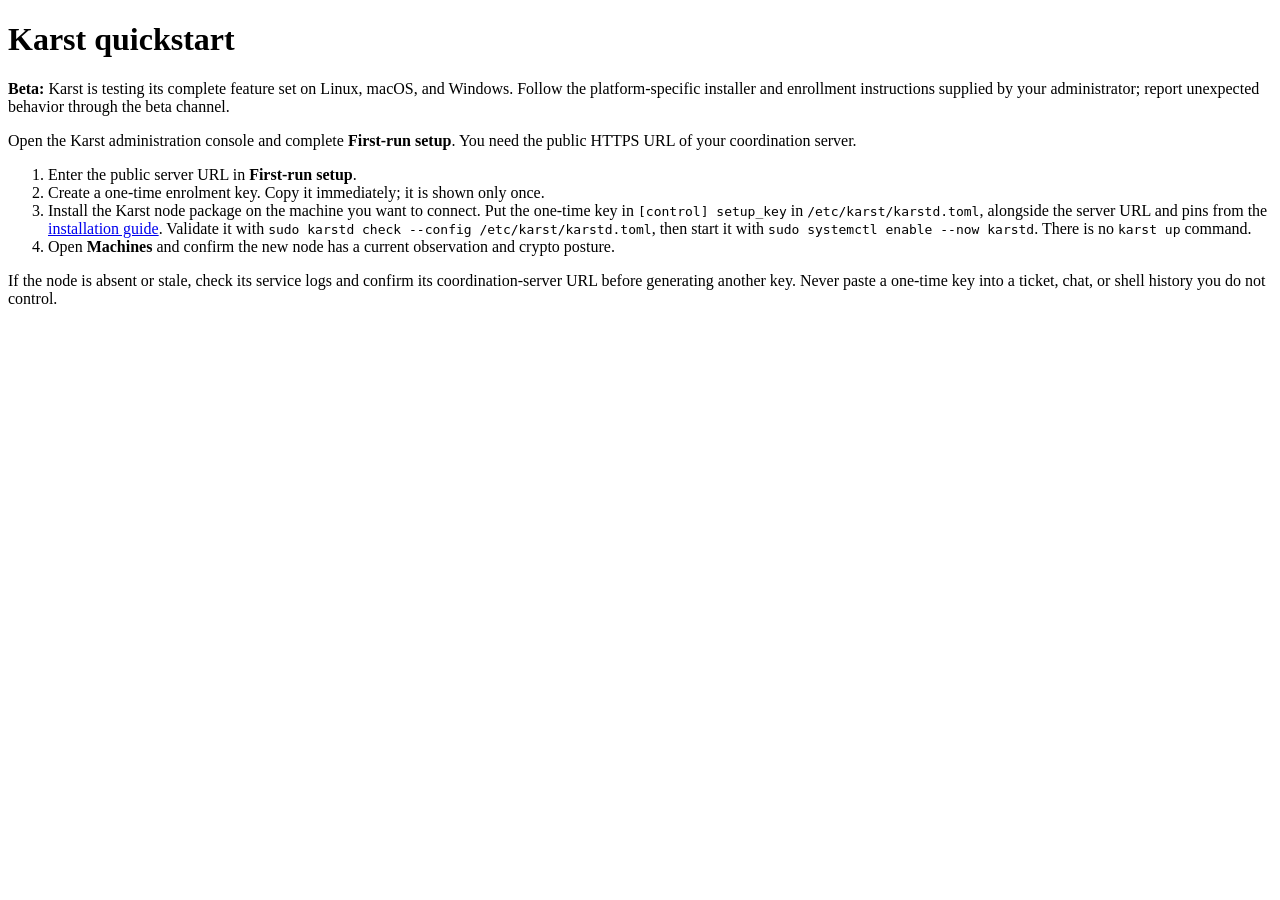
<file: quickstart.html>
<!-- SPDX-License-Identifier: AGPL-3.0-or-later -->
<!-- Copyright the Karst contributors. -->
<!doctype html>
<html lang="en">
  <head><meta charset="utf-8"><meta name="viewport" content="width=device-width, initial-scale=1"><title>Karst quickstart</title></head>
  <body><main>
    <h1>Karst quickstart</h1>
    <p><strong>Beta:</strong> Karst is testing its complete feature set on Linux, macOS, and Windows. Follow the platform-specific installer and enrollment instructions supplied by your administrator; report unexpected behavior through the beta channel.</p>
    <p>Open the Karst administration console and complete <strong>First-run setup</strong>. You need the public HTTPS URL of your coordination server.</p>
    <ol>
      <li>Enter the public server URL in <strong>First-run setup</strong>.</li>
      <li>Create a one-time enrolment key. Copy it immediately; it is shown only once.</li>
      <li>Install the Karst node package on the machine you want to connect. Put the one-time key in <code>[control] setup_key</code> in <code>/etc/karst/karstd.toml</code>, alongside the server URL and pins from the <a href="install.html">installation guide</a>. Validate it with <code>sudo karstd check --config /etc/karst/karstd.toml</code>, then start it with <code>sudo systemctl enable --now karstd</code>. There is no <code>karst up</code> command.</li>
      <li>Open <strong>Machines</strong> and confirm the new node has a current observation and crypto posture.</li>
    </ol>
    <p>If the node is absent or stale, check its service logs and confirm its coordination-server URL before generating another key. Never paste a one-time key into a ticket, chat, or shell history you do not control.</p>
  </main></body>
</html>
</file>
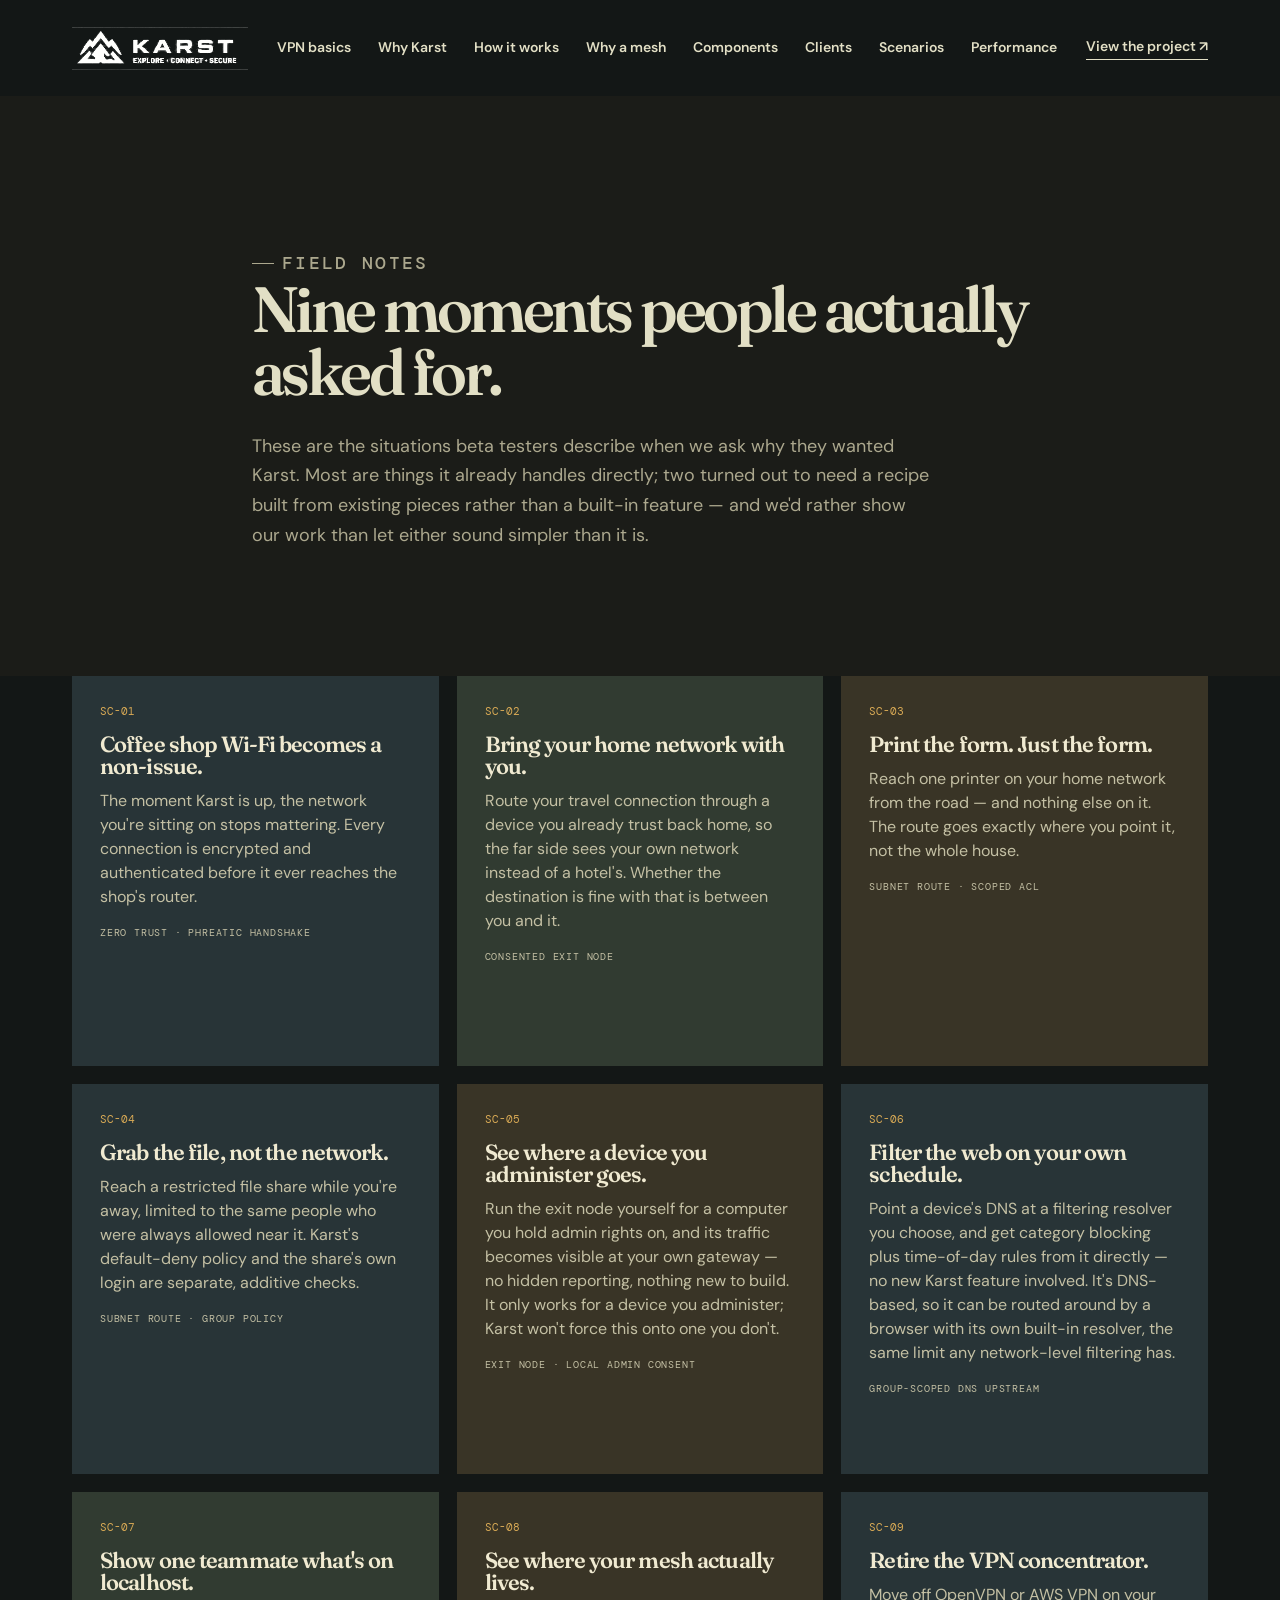
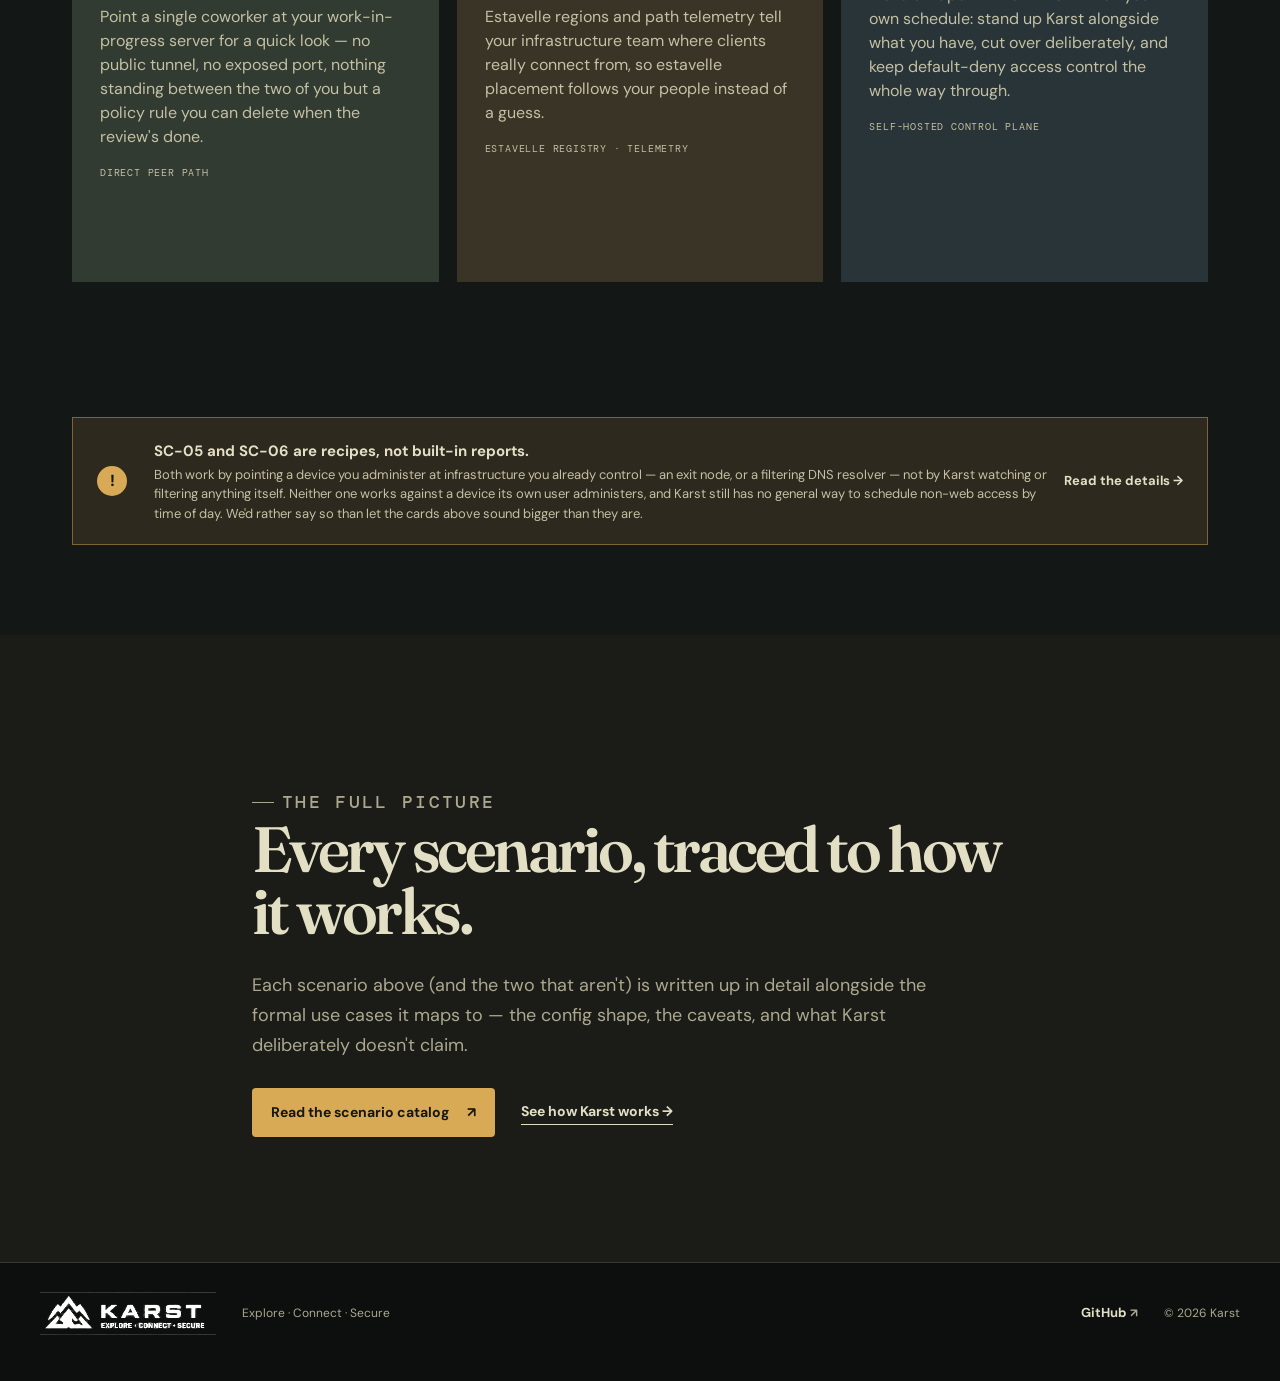
<file: scenarios.html>
<!doctype html>
<html lang="en">
  <head>
    <meta charset="utf-8" />
    <meta name="viewport" content="width=device-width, initial-scale=1" />
    <meta name="description" content="Nine real situations people bring to Karst — where it already helps, and the two places it honestly doesn't yet." />
    <meta name="theme-color" content="#063b45" />
    <title>Karst — Where it fits</title>
    <link rel="preconnect" href="https://fonts.googleapis.com" />
    <link rel="preconnect" href="https://fonts.gstatic.com" crossorigin />
    <link href="https://fonts.googleapis.com/css2?family=DM+Mono:wght@400;500&family=DM+Sans:opsz,wght@9..40,400;9..40,500;9..40,600;9..40,700&family=Fraunces:opsz,wght@9..144,600;9..144,700&display=swap" rel="stylesheet" />
    <link rel="stylesheet" href="styles.css" />
  </head>
  <body>
    <a class="skip-link" href="#main">Skip to content</a>
    <div class="page-shell">
      <header class="nav">
        <a class="brand" href="index.html#top" aria-label="Karst home"><img src="assets/karst_logo.png" alt="Karst — Explore, connect, secure" /></a>
        <nav aria-label="Main navigation">
          <a href="vpn-basics.html">VPN basics</a>
          <a href="index.html#why">Why Karst</a>
          <a href="index.html#how">How it works</a>
          <a href="index.html#mesh">Why a mesh</a>
          <a href="index.html#components">Components</a>
          <a href="index.html#clients">Clients</a>
          <a href="scenarios.html" aria-current="page">Scenarios</a>
          <a href="performance.html">Performance</a>
        </nav>
        <a class="nav-link" href="https://github.com/karst-net/karst">View the project <span aria-hidden="true">↗</span></a>
      </header>

      <main id="main">
        <section class="statement" id="top">
          <p class="eyebrow"><span></span> field notes</p>
          <h2>Nine moments people actually asked for.</h2>
          <p>These are the situations beta testers describe when we ask why they wanted Karst. Most are things it already handles directly; two turned out to need a recipe built from existing pieces rather than a built-in feature — and we'd rather show our work than let either sound simpler than it is.</p>
        </section>

        <section class="feature-grid scenario-cards" aria-label="Scenarios Karst supports today">
          <article class="feature feature-blue"><p class="number">SC-01</p><h3>Coffee shop Wi-Fi becomes a non-issue.</h3><p>The moment Karst is up, the network you're sitting on stops mattering. Every connection is encrypted and authenticated before it ever reaches the shop's router.</p><p class="component-kicker">ZERO TRUST · PHREATIC HANDSHAKE</p></article>

          <article class="feature feature-teal"><p class="number">SC-02</p><h3>Bring your home network with you.</h3><p>Route your travel connection through a device you already trust back home, so the far side sees your own network instead of a hotel's. Whether the destination is fine with that is between you and it.</p><p class="component-kicker">CONSENTED EXIT NODE</p></article>

          <article class="feature feature-sand"><p class="number">SC-03</p><h3>Print the form. Just the form.</h3><p>Reach one printer on your home network from the road — and nothing else on it. The route goes exactly where you point it, not the whole house.</p><p class="component-kicker">SUBNET ROUTE · SCOPED ACL</p></article>

          <article class="feature feature-blue"><p class="number">SC-04</p><h3>Grab the file, not the network.</h3><p>Reach a restricted file share while you're away, limited to the same people who were always allowed near it. Karst's default-deny policy and the share's own login are separate, additive checks.</p><p class="component-kicker">SUBNET ROUTE · GROUP POLICY</p></article>

          <article class="feature feature-sand"><p class="number">SC-05</p><h3>See where a device you administer goes.</h3><p>Run the exit node yourself for a computer you hold admin rights on, and its traffic becomes visible at your own gateway — no hidden reporting, nothing new to build. It only works for a device you administer; Karst won't force this onto one you don't.</p><p class="component-kicker">EXIT NODE · LOCAL ADMIN CONSENT</p></article>

          <article class="feature feature-blue"><p class="number">SC-06</p><h3>Filter the web on your own schedule.</h3><p>Point a device's DNS at a filtering resolver you choose, and get category blocking plus time-of-day rules from it directly — no new Karst feature involved. It's DNS-based, so it can be routed around by a browser with its own built-in resolver, the same limit any network-level filtering has.</p><p class="component-kicker">GROUP-SCOPED DNS UPSTREAM</p></article>

          <article class="feature feature-teal"><p class="number">SC-07</p><h3>Show one teammate what's on localhost.</h3><p>Point a single coworker at your work-in-progress server for a quick look — no public tunnel, no exposed port, nothing standing between the two of you but a policy rule you can delete when the review's done.</p><p class="component-kicker">DIRECT PEER PATH</p></article>

          <article class="feature feature-sand"><p class="number">SC-08</p><h3>See where your mesh actually lives.</h3><p>Estavelle regions and path telemetry tell your infrastructure team where clients really connect from, so estavelle placement follows your people instead of a guess.</p><p class="component-kicker">ESTAVELLE REGISTRY · TELEMETRY</p></article>

          <article class="feature feature-blue"><p class="number">SC-09</p><h3>Retire the VPN concentrator.</h3><p>Move off OpenVPN or AWS VPN on your own schedule: stand up Karst alongside what you have, cut over deliberately, and keep default-deny access control the whole way through.</p><p class="component-kicker">SELF-HOSTED CONTROL PLANE</p></article>
        </section>

        <aside class="status-note" aria-label="Where SC-05 and SC-06 have real edges">
          <span class="status-pin">!</span>
          <div>
            <strong>SC-05 and SC-06 are recipes, not built-in reports.</strong>
            <p>Both work by pointing a device you administer at infrastructure you already control — an exit node, or a filtering DNS resolver — not by Karst watching or filtering anything itself. Neither one works against a device its own user administers, and Karst still has no general way to schedule non-web access by time of day. We'd rather say so than let the cards above sound bigger than they are.</p>
          </div>
          <a href="https://github.com/karst-net/karst/blob/main/docs/CUSTOMER-SCENARIOS.md">Read the details <span aria-hidden="true">→</span></a>
        </aside>

        <section class="statement">
          <p class="eyebrow"><span></span> the full picture</p>
          <h2>Every scenario, traced to how it works.</h2>
          <p>Each scenario above (and the two that aren't) is written up in detail alongside the formal use cases it maps to — the config shape, the caveats, and what Karst deliberately doesn't claim.</p>
          <div class="actions" style="margin-top:28px">
            <a class="button button-primary" href="https://github.com/karst-net/karst/blob/main/docs/CUSTOMER-SCENARIOS.md">Read the scenario catalog <span aria-hidden="true">↗</span></a>
            <a class="text-link" href="index.html#how">See how Karst works <span aria-hidden="true">→</span></a>
          </div>
        </section>
      </main>

      <footer><a class="brand" href="index.html#top"><img src="assets/karst_logo.png" alt="Karst — Explore, connect, secure" /></a><p>Explore · Connect · Secure</p><a href="https://github.com/karst-net/karst">GitHub <span aria-hidden="true">↗</span></a><span>© 2026 Karst</span></footer>
    </div>
  </body>
</html>
</file>
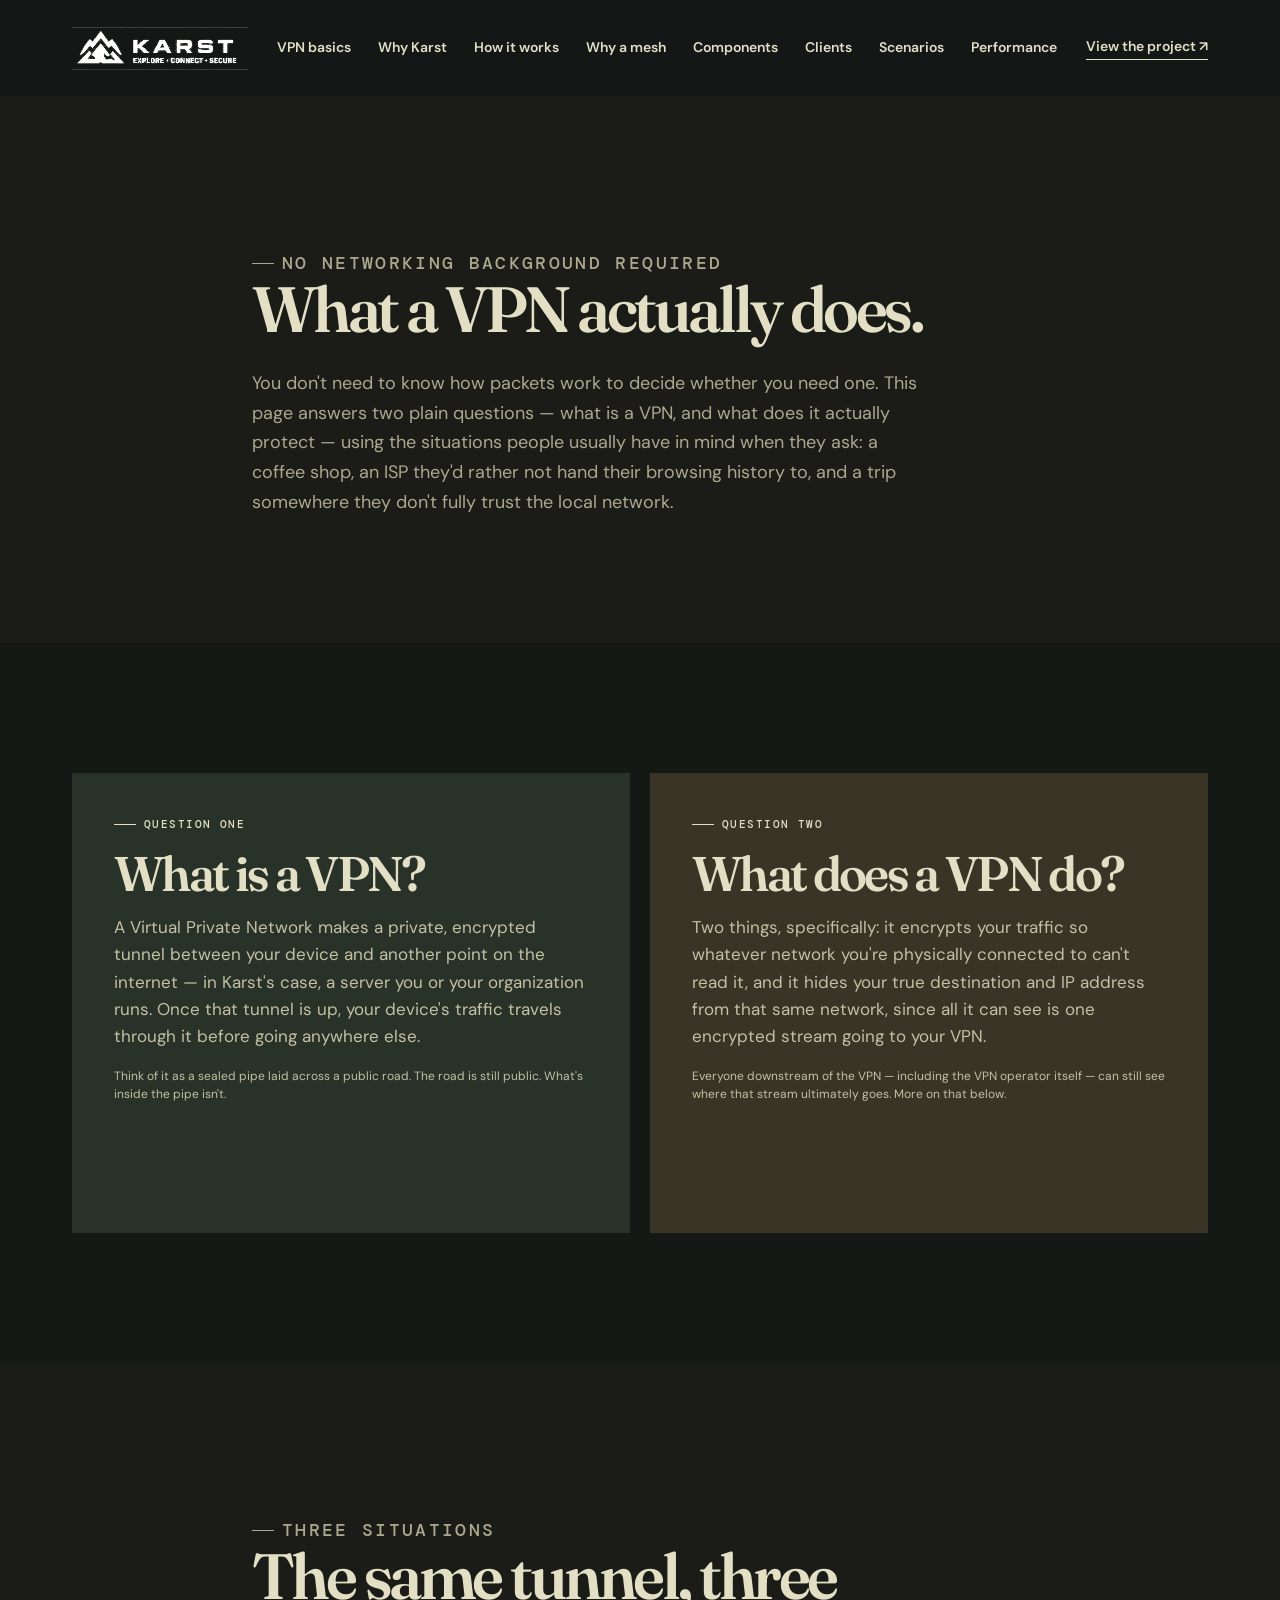
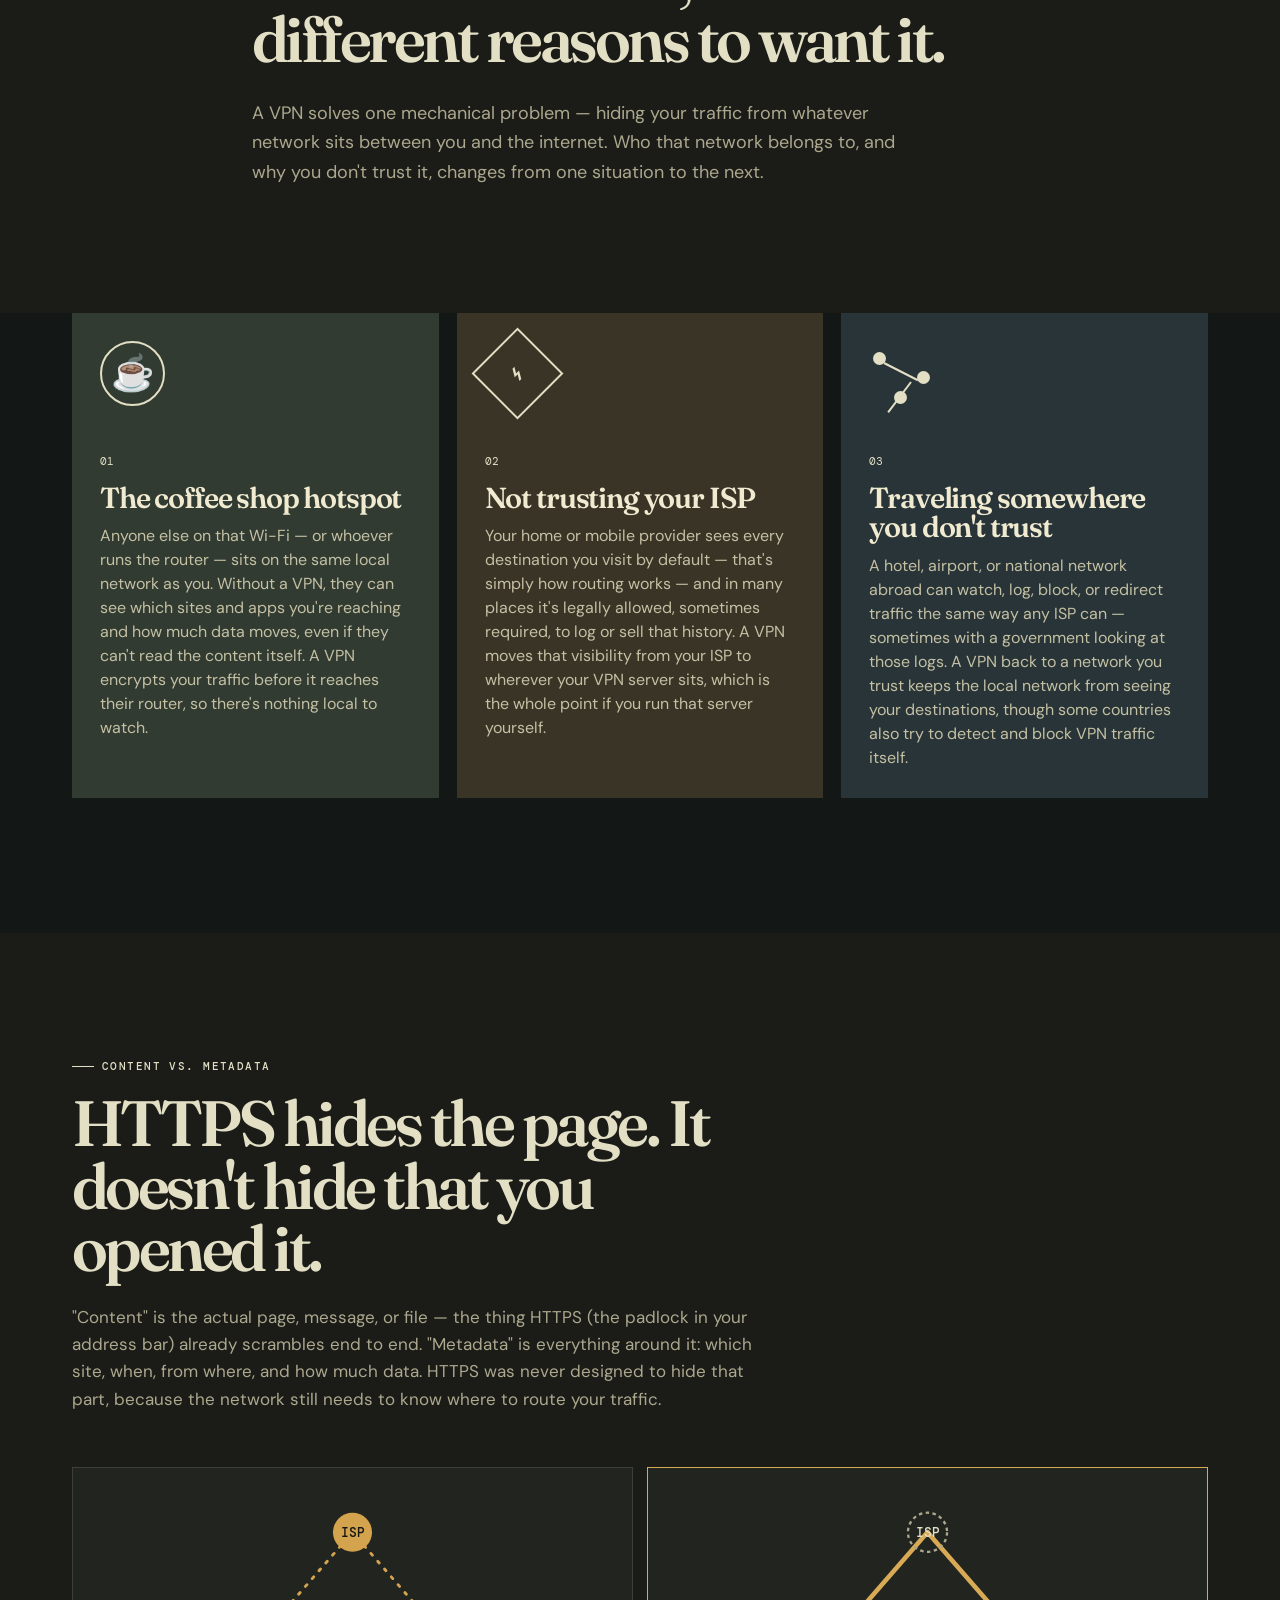
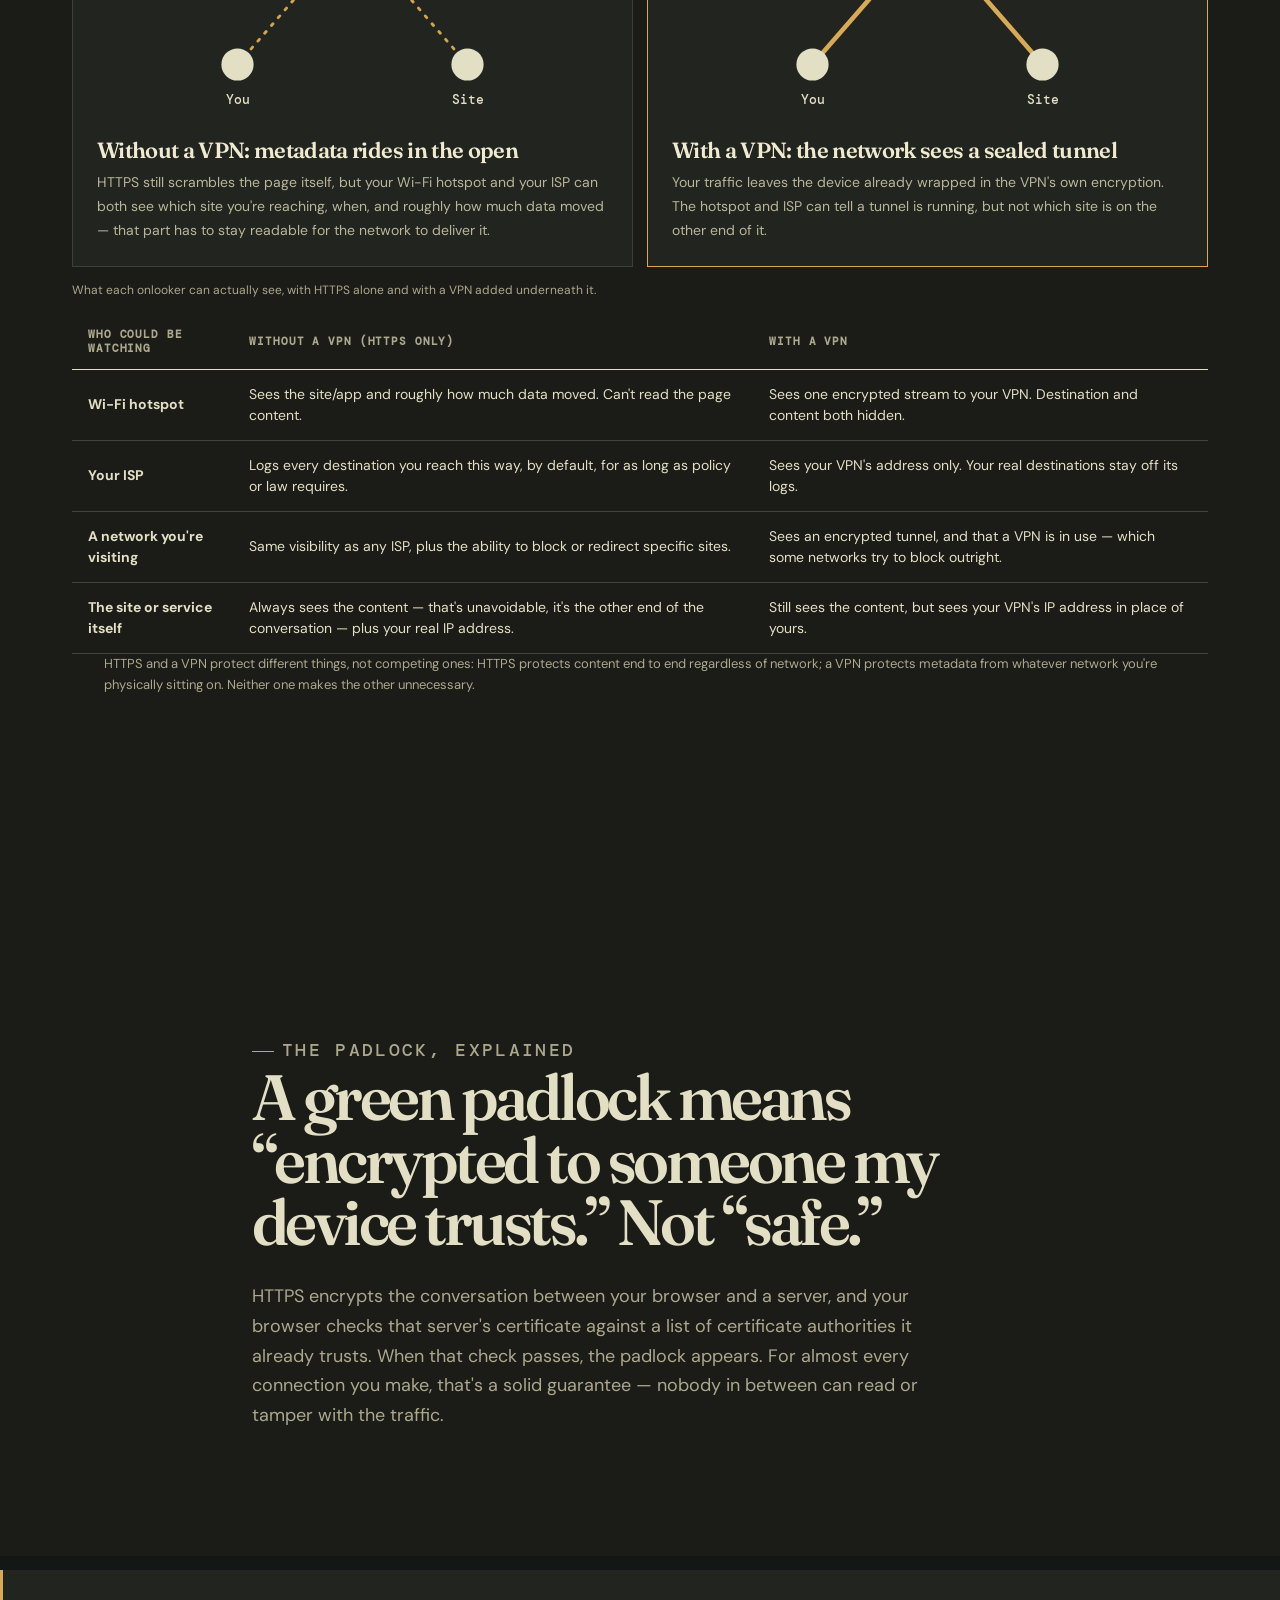
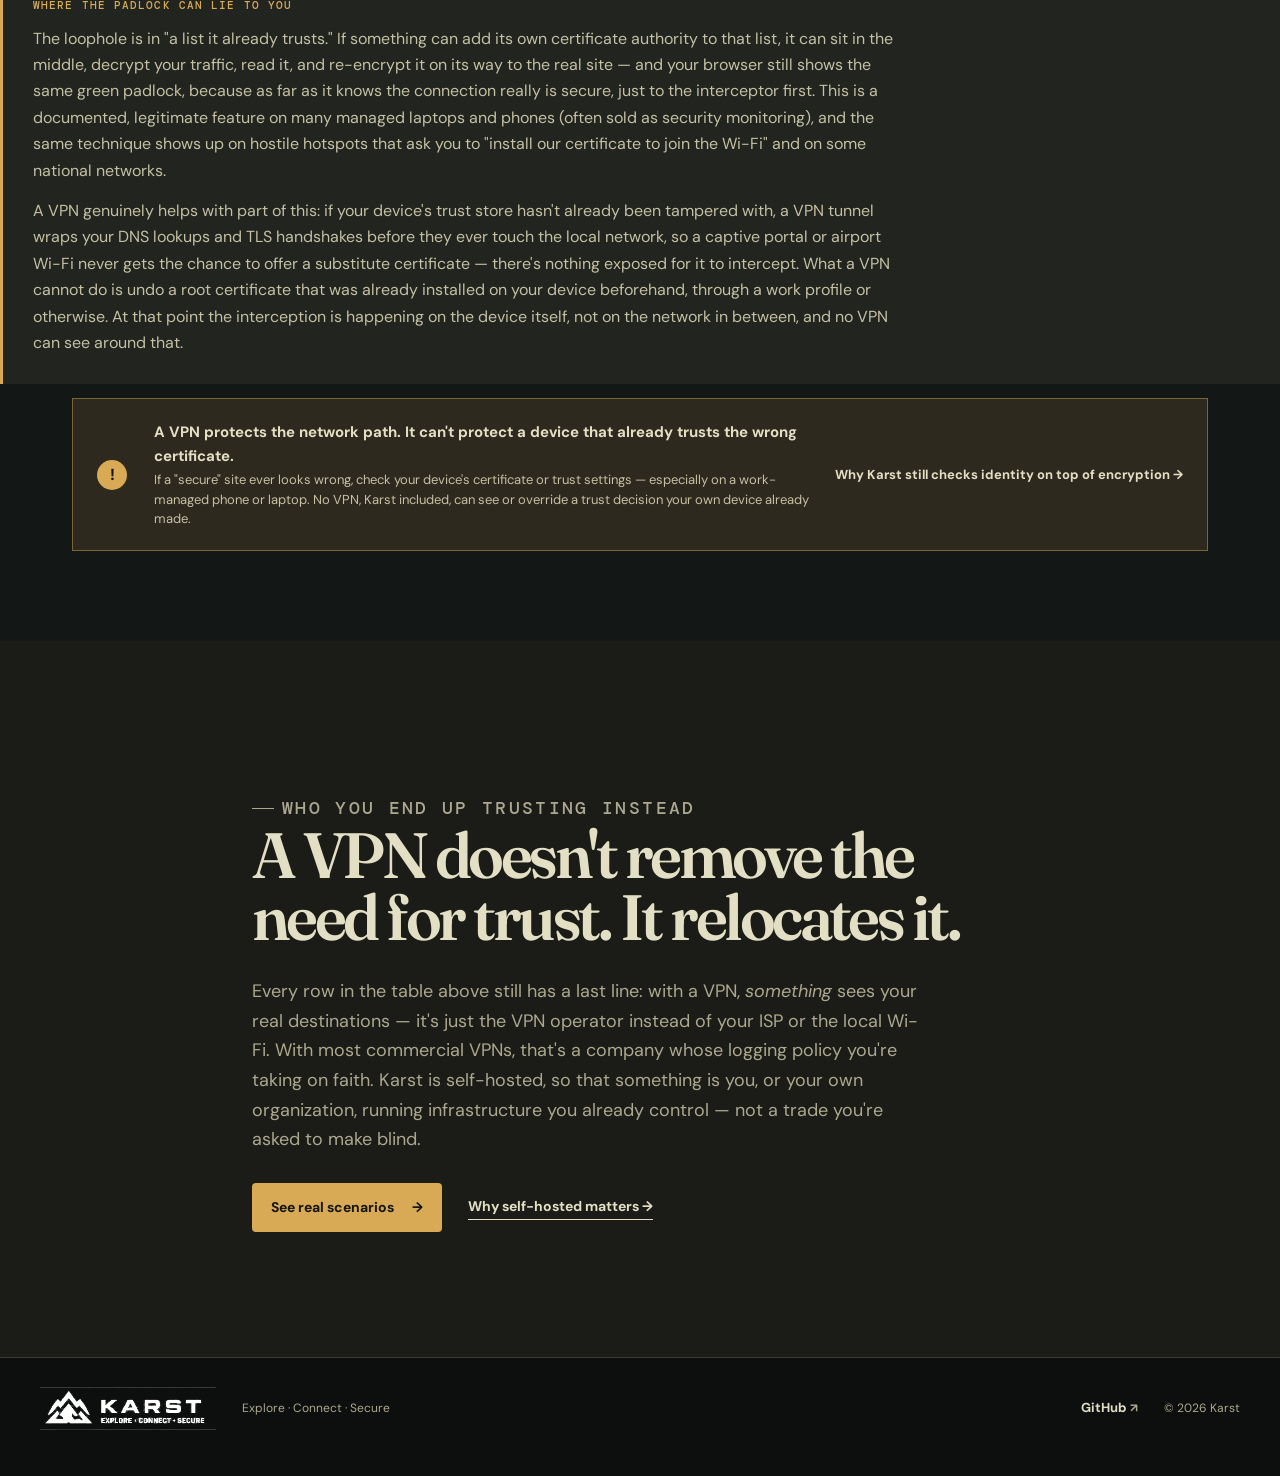
<file: vpn-basics.html>
<!-- SPDX-License-Identifier: AGPL-3.0-or-later -->
<!-- Copyright the Karst contributors. -->
<!doctype html>
<html lang="en">
  <head>
    <meta charset="utf-8" />
    <meta name="viewport" content="width=device-width, initial-scale=1" />
    <meta name="description" content="What a VPN actually is, what it does and doesn't hide, and why a padlock icon in your browser isn't the same thing as safety — explained without assuming any networking background." />
    <meta name="theme-color" content="#063b45" />
    <title>Karst — VPN basics, in plain language</title>
    <link rel="preconnect" href="https://fonts.googleapis.com" />
    <link rel="preconnect" href="https://fonts.gstatic.com" crossorigin />
    <link href="https://fonts.googleapis.com/css2?family=DM+Mono:wght@400;500&family=DM+Sans:opsz,wght@9..40,400;9..40,500;9..40,600;9..40,700&family=Fraunces:opsz,wght@9..144,600;9..144,700&display=swap" rel="stylesheet" />
    <link rel="stylesheet" href="styles.css" />
  </head>
  <body>
    <a class="skip-link" href="#main">Skip to content</a>
    <div class="page-shell">
      <header class="nav">
        <a class="brand" href="index.html#top" aria-label="Karst home"><img src="assets/karst_logo.png" alt="Karst — Explore, connect, secure" /></a>
        <nav aria-label="Main navigation">
          <a href="vpn-basics.html" aria-current="page">VPN basics</a>
          <a href="index.html#why">Why Karst</a>
          <a href="index.html#how">How it works</a>
          <a href="index.html#mesh">Why a mesh</a>
          <a href="index.html#components">Components</a>
          <a href="index.html#clients">Clients</a>
          <a href="scenarios.html">Scenarios</a>
          <a href="performance.html">Performance</a>
        </nav>
        <a class="nav-link" href="https://github.com/karst-net/karst">View the project <span aria-hidden="true">↗</span></a>
      </header>

      <main id="main">
        <section class="statement" id="top">
          <p class="eyebrow"><span></span> no networking background required</p>
          <h2>What a VPN actually does.</h2>
          <p>You don't need to know how packets work to decide whether you need one. This page answers two plain questions — what is a VPN, and what does it actually protect — using the situations people usually have in mind when they ask: a coffee shop, an ISP they'd rather not hand their browsing history to, and a trip somewhere they don't fully trust the local network.</p>
        </section>

        <section class="plain-language" aria-label="Two plain-language definitions">
          <div class="language-card">
            <p class="eyebrow"><span></span> question one</p>
            <h2>What is a VPN?</h2>
            <p>A Virtual Private Network makes a private, encrypted tunnel between your device and another point on the internet — in Karst's case, a server you or your organization runs. Once that tunnel is up, your device's traffic travels through it before going anywhere else.</p>
            <p class="fine-print">Think of it as a sealed pipe laid across a public road. The road is still public. What's inside the pipe isn't.</p>
          </div>
          <div class="language-card language-card-pq">
            <p class="eyebrow"><span></span> question two</p>
            <h2>What does a VPN do?</h2>
            <p>Two things, specifically: it encrypts your traffic so whatever network you're physically connected to can't read it, and it hides your true destination and IP address from that same network, since all it can see is one encrypted stream going to your VPN.</p>
            <p class="fine-print">Everyone downstream of the VPN — including the VPN operator itself — can still see where that stream ultimately goes. More on that below.</p>
          </div>
        </section>

        <section class="statement">
          <p class="eyebrow"><span></span> three situations</p>
          <h2>The same tunnel, three different reasons to want it.</h2>
          <p>A VPN solves one mechanical problem — hiding your traffic from whatever network sits between you and the internet. Who that network belongs to, and why you don't trust it, changes from one situation to the next.</p>
        </section>

        <section class="feature-grid" aria-label="Common reasons people reach for a VPN">
          <article class="feature feature-teal"><div class="feature-icon lock-icon" aria-hidden="true">☕</div><p class="number">01</p><h3>The coffee shop hotspot</h3><p>Anyone else on that Wi-Fi — or whoever runs the router — sits on the same local network as you. Without a VPN, they can see which sites and apps you're reaching and how much data moves, even if they can't read the content itself. A VPN encrypts your traffic before it reaches their router, so there's nothing local to watch.</p></article>
          <article class="feature feature-sand"><div class="feature-icon crystal-icon" aria-hidden="true">⌁</div><p class="number">02</p><h3>Not trusting your ISP</h3><p>Your home or mobile provider sees every destination you visit by default — that's simply how routing works — and in many places it's legally allowed, sometimes required, to log or sell that history. A VPN moves that visibility from your ISP to wherever your VPN server sits, which is the whole point if you run that server yourself.</p></article>
          <article class="feature feature-blue"><div class="feature-icon route-icon" aria-hidden="true"><i></i><i></i><i></i></div><p class="number">03</p><h3>Traveling somewhere you don't trust</h3><p>A hotel, airport, or national network abroad can watch, log, block, or redirect traffic the same way any ISP can — sometimes with a government looking at those logs. A VPN back to a network you trust keeps the local network from seeing your destinations, though some countries also try to detect and block VPN traffic itself.</p></article>
        </section>

        <section class="mesh-vs" id="visibility" aria-labelledby="visibility-heading">
          <div class="mesh-intro">
            <p class="eyebrow"><span></span> content vs. metadata</p>
            <h2 id="visibility-heading">HTTPS hides the page. It doesn't hide that you opened it.</h2>
            <p>"Content" is the actual page, message, or file — the thing HTTPS (the padlock in your address bar) already scrambles end to end. "Metadata" is everything around it: which site, when, from where, and how much data. HTTPS was never designed to hide that part, because the network still needs to know where to route your traffic.</p>
          </div>

          <div class="path-compare">
            <figure class="path-card">
              <svg viewBox="0 0 320 200" role="img" aria-label="Without a VPN: your traffic passes visibly through the Wi-Fi hotspot and ISP on its way to the site.">
                <line class="p-long" x1="60" y1="150" x2="160" y2="35"/><line class="p-long" x1="260" y1="150" x2="160" y2="35"/>
                <circle class="n-hub" cx="160" cy="35" r="17"/><text x="160" y="39" text-anchor="middle">ISP</text>
                <circle class="n-dev" cx="60" cy="150" r="14"/><circle class="n-dev" cx="260" cy="150" r="14"/>
                <text x="60" y="184" text-anchor="middle">You</text><text x="260" y="184" text-anchor="middle">Site</text>
              </svg>
              <figcaption><strong>Without a VPN: metadata rides in the open</strong><span>HTTPS still scrambles the page itself, but your Wi-Fi hotspot and your ISP can both see which site you're reaching, when, and roughly how much data moved — that part has to stay readable for the network to deliver it.</span></figcaption>
            </figure>
            <figure class="path-card path-card-mesh">
              <svg viewBox="0 0 320 200" role="img" aria-label="With a VPN: the Wi-Fi hotspot and ISP see only a sealed tunnel, not the destination inside it.">
                <line class="p-direct" x1="60" y1="150" x2="160" y2="35"/><line class="p-direct" x1="260" y1="150" x2="160" y2="35"/>
                <circle class="n-estavelle" cx="160" cy="35" r="17"/><text x="160" y="39" text-anchor="middle">ISP</text>
                <circle class="n-dev" cx="60" cy="150" r="14"/><circle class="n-dev" cx="260" cy="150" r="14"/>
                <text x="60" y="184" text-anchor="middle">You</text><text x="260" y="184" text-anchor="middle">Site</text>
              </svg>
              <figcaption><strong>With a VPN: the network sees a sealed tunnel</strong><span>Your traffic leaves the device already wrapped in the VPN's own encryption. The hotspot and ISP can tell a tunnel is running, but not which site is on the other end of it.</span></figcaption>
            </figure>
          </div>

          <div class="compare-wrap" style="margin:14px 0 0;padding:0">
            <table class="compare-table">
              <caption>What each onlooker can actually see, with HTTPS alone and with a VPN added underneath it.</caption>
              <thead>
                <tr><th scope="col">Who could be watching</th><th scope="col">Without a VPN (HTTPS only)</th><th scope="col">With a VPN</th></tr>
              </thead>
              <tbody>
                <tr><th scope="row">Wi-Fi hotspot</th><td>Sees the site/app and roughly how much data moved. Can't read the page content.</td><td>Sees one encrypted stream to your VPN. Destination and content both hidden.</td></tr>
                <tr><th scope="row">Your ISP</th><td>Logs every destination you reach this way, by default, for as long as policy or law requires.</td><td>Sees your VPN's address only. Your real destinations stay off its logs.</td></tr>
                <tr><th scope="row">A network you're visiting</th><td>Same visibility as any ISP, plus the ability to block or redirect specific sites.</td><td>Sees an encrypted tunnel, and that a VPN is in use — which some networks try to block outright.</td></tr>
                <tr><th scope="row">The site or service itself</th><td>Always sees the content — that's unavoidable, it's the other end of the conversation — plus your real IP address.</td><td>Still sees the content, but sees your VPN's IP address in place of yours.</td></tr>
              </tbody>
            </table>
          </div>
          <p class="compare-legend">HTTPS and a VPN protect different things, not competing ones: HTTPS protects content end to end regardless of network; a VPN protects metadata from whatever network you're physically sitting on. Neither one makes the other unnecessary.</p>
        </section>

        <section class="statement">
          <p class="eyebrow"><span></span> the padlock, explained</p>
          <h2>A green padlock means “encrypted to someone my device trusts.” Not “safe.”</h2>
          <p>HTTPS encrypts the conversation between your browser and a server, and your browser checks that server's certificate against a list of certificate authorities it already trusts. When that check passes, the padlock appears. For almost every connection you make, that's a solid guarantee — nobody in between can read or tamper with the traffic.</p>
        </section>

        <div class="physics">
          <p class="physics-label">WHERE THE PADLOCK CAN LIE TO YOU</p>
          <p>The loophole is in "a list it already trusts." If something can add its own certificate authority to that list, it can sit in the middle, decrypt your traffic, read it, and re-encrypt it on its way to the real site — and your browser still shows the same green padlock, because as far as it knows the connection really is secure, just to the interceptor first. This is a documented, legitimate feature on many managed laptops and phones (often sold as security monitoring), and the same technique shows up on hostile hotspots that ask you to "install our certificate to join the Wi-Fi" and on some national networks.</p>
          <p>A VPN genuinely helps with part of this: if your device's trust store hasn't already been tampered with, a VPN tunnel wraps your DNS lookups and TLS handshakes before they ever touch the local network, so a captive portal or airport Wi-Fi never gets the chance to offer a substitute certificate — there's nothing exposed for it to intercept. What a VPN cannot do is undo a root certificate that was already installed on your device beforehand, through a work profile or otherwise. At that point the interception is happening on the device itself, not on the network in between, and no VPN can see around that.</p>
        </div>

        <aside class="status-note" aria-label="What a VPN can't fix">
          <span class="status-pin">!</span>
          <div>
            <strong>A VPN protects the network path. It can't protect a device that already trusts the wrong certificate.</strong>
            <p>If a "secure" site ever looks wrong, check your device's certificate or trust settings — especially on a work-managed phone or laptop. No VPN, Karst included, can see or override a trust decision your own device already made.</p>
          </div>
          <a href="index.html#zero-trust">Why Karst still checks identity on top of encryption <span aria-hidden="true">→</span></a>
        </aside>

        <section class="statement">
          <p class="eyebrow"><span></span> who you end up trusting instead</p>
          <h2>A VPN doesn't remove the need for trust. It relocates it.</h2>
          <p>Every row in the table above still has a last line: with a VPN, <em>something</em> sees your real destinations — it's just the VPN operator instead of your ISP or the local Wi-Fi. With most commercial VPNs, that's a company whose logging policy you're taking on faith. Karst is self-hosted, so that something is you, or your own organization, running infrastructure you already control — not a trade you're asked to make blind.</p>
          <div class="actions" style="margin-top:28px">
            <a class="button button-primary" href="scenarios.html">See real scenarios <span aria-hidden="true">→</span></a>
            <a class="text-link" href="index.html#self-hosted">Why self-hosted matters <span aria-hidden="true">→</span></a>
          </div>
        </section>
      </main>

      <footer><a class="brand" href="index.html#top"><img src="assets/karst_logo.png" alt="Karst — Explore, connect, secure" /></a><p>Explore · Connect · Secure</p><a href="https://github.com/karst-net/karst">GitHub <span aria-hidden="true">↗</span></a><span>© 2026 Karst</span></footer>
    </div>
  </body>
</html>
</file>
<file: styles.css>
:root{--ink:#073d47;--deep:#04343e;--aqua:#b7e8df;--water:#36a8b5;--sand:#f6dfab;--paper:#fbf8ee;--coral:#ef806c;--muted:#51717a;--line:rgba(7,61,71,.17)}
*{box-sizing:border-box}
html{scroll-behavior:smooth}
body{margin:0;background:var(--paper);color:var(--ink);font-family:"DM Sans",sans-serif;font-size:16px;line-height:1.5}
.page-shell{overflow:hidden}
.skip-link{position:absolute;left:-999px}
.skip-link:focus{left:1rem;top:1rem;z-index:20;background:#fff;padding:.6rem;color:var(--ink)}
.nav{max-width:1200px;margin:auto;padding:26px 32px;display:flex;align-items:center;justify-content:space-between;gap:24px}
.brand{display:inline-flex;align-items:center;text-decoration:none;color:var(--ink);font-size:26px;font-weight:700;letter-spacing:-1.5px}.brand img{display:block;width:176px;height:auto;filter:brightness(0) invert(1) sepia(.15) saturate(.6)}
.brand-mark{display:flex;align-items:end;gap:2px;height:21px}
.brand-mark i{display:block;width:6px;background:var(--water);border-radius:8px 8px 2px 2px;transform:skewY(-14deg)}
.brand-mark i:nth-child(1){height:10px}
.brand-mark i:nth-child(2){height:19px}
.brand-mark i:nth-child(3){height:14px}
.nav nav{display:flex;gap:27px}
.nav a:not(.brand){color:var(--ink);font-size:14px;text-decoration:none;font-weight:600}
.nav-link{border-bottom:1px solid var(--ink);padding-bottom:2px}
.hero{max-width:1200px;margin:22px auto 0;padding:58px 32px 80px;display:grid;grid-template-columns:1.03fr .97fr;gap:32px;min-height:650px}
.eyebrow{font:500 11px/1 "DM Mono",monospace;text-transform:uppercase;letter-spacing:.13em;margin:0 0 20px;display:flex;align-items:center;gap:8px}
.eyebrow span{width:22px;height:1px;background:currentColor}
.hero-copy{padding-top:42px}
.hero h1,.statement h2,.explainer h2,.plain-language h2,.terrain h2,.self-hosted h2{font-family:Fraunces,serif;font-weight:600;letter-spacing:-.055em;line-height:.98;margin:0}
.hero h1{font-size:clamp(3.7rem,6.2vw,5.7rem);max-width:630px}
.hero h1 em{color:#209aaa;font-style:italic}
.intro{font-size:19px;line-height:1.55;color:var(--muted);max-width:520px;margin:28px 0}
.actions{display:flex;align-items:center;gap:26px;flex-wrap:wrap}
.button{display:inline-flex;align-items:center;gap:18px;padding:14px 19px;border-radius:4px;text-decoration:none;font-weight:700;font-size:14px}
.button-primary{background:var(--ink);color:#fff}
.button-dark{background:var(--deep);color:#fff;margin-top:24px}
.text-link{color:var(--ink);font-size:14px;font-weight:700;text-decoration:none;border-bottom:1px solid var(--ink);padding-bottom:2px}
.trust-row{display:flex;align-items:center;gap:10px;color:var(--muted);font-size:12px;margin-top:60px}
.trust-row b{height:4px;width:4px;background:var(--coral);border-radius:50%}
.cave-scene{position:relative;min-height:500px;background:#d6f0e7;border-radius:48% 48% 4px 4px;overflow:hidden;border:1px solid rgba(7,61,71,.1)}
.sun{position:absolute;width:70px;height:70px;border-radius:50%;background:#f8c960;right:20%;top:50px}
.cloud{position:absolute;width:77px;height:18px;border-radius:20px;background:#fff9e9;top:95px}
.cloud:after,.cloud:before{content:"";position:absolute;border-radius:50%;background:inherit}
.cloud:before{width:31px;height:31px;left:15px;bottom:3px}
.cloud:after{width:23px;height:23px;left:40px;bottom:2px}
.cloud-one{left:18%;transform:scale(.7)}
.cloud-two{right:18%;top:160px;transform:scale(.5)}
.hill{position:absolute;border-radius:50% 50% 0 0}
.hill-back{width:125%;height:220px;background:#7ec6b6;bottom:170px;left:-45%}
.hill-front{width:120%;height:250px;background:#278b89;bottom:105px;right:-42%;transform:rotate(-9deg)}
.cave-roof{position:absolute;background:#0a5660;width:115%;height:175px;bottom:0;left:-7%;border-radius:50% 50% 0 0}
.cave-roof:before,.cave-roof:after{content:"";position:absolute;background:#0a5660;bottom:125px;width:72px;height:130px;border-radius:50% 0 45% 0}
.cave-roof:before{left:15%;transform:rotate(18deg)}
.cave-roof:after{right:15%;transform:scaleX(-1) rotate(18deg)}
.cave-floor{position:absolute;background:#073e49;width:110%;height:100px;bottom:-60px;left:-5%;border-radius:50% 50% 0 0}
.water{position:absolute;background:#5ed0d3;border-radius:50%;z-index:2}
.water-main{width:90%;height:55px;left:12%;bottom:59px;transform:rotate(-3deg)}
.water-side{width:44%;height:40px;left:-10%;bottom:80px;transform:rotate(20deg)}
.droplet{width:9px;height:17px;background:#5ed0d3;position:absolute;border-radius:9px 9px 9px 9px;transform:rotate(45deg);z-index:3}
.drop-one{left:42%;bottom:105px}
.drop-two{left:45%;bottom:133px;transform:rotate(45deg) scale(.65)}
.drop-three{left:48%;bottom:113px;transform:rotate(45deg) scale(.45)}
.node{position:absolute;width:43px;height:43px;background:#fff9e9;border:2px solid var(--ink);border-radius:50%;z-index:4;display:grid;place-items:center;font-size:20px;color:var(--ink)}
.node-one{top:136px;left:18%}
.node-two{top:244px;right:20%}
.node-three{bottom:96px;left:43%}
.connection{height:2px;background:var(--ink);position:absolute;z-index:3;transform-origin:left;opacity:.8}
.connection-one{width:225px;left:24%;top:170px;transform:rotate(25deg)}
.connection-two{width:152px;left:47%;top:263px;transform:rotate(101deg)}
.scene-label{position:absolute;z-index:5;font:10px "DM Mono",monospace;margin:0;text-transform:uppercase;letter-spacing:.08em;color:var(--ink)}
.label-cloud{top:124px;left:10%}
.label-home{top:231px;right:10%}
.label-edge{bottom:77px;left:37%}
.scene-caption{position:absolute;z-index:6;bottom:17px;right:24px;color:#fff;font:600 15px/1.15 Fraunces,serif;letter-spacing:-.03em}
.statement{max-width:840px;margin:0 auto;padding:125px 32px}
.statement h2,.explainer h2,.terrain h2{font-size:clamp(2.65rem,5vw,4.6rem)}
.statement>p{max-width:680px;color:var(--muted);font-size:18px;line-height:1.65;margin:28px 0 0}
.statement>p.fine-print{font-size:12px;line-height:1.5;margin-top:14px}
.feature-grid{max-width:1200px;margin:auto;padding:0 32px 135px;display:grid;grid-template-columns:repeat(3,1fr);gap:18px}
.feature{min-height:390px;padding:28px;display:flex;flex-direction:column;align-items:flex-start}
.feature-teal{background:#b9e9df}
.feature-sand{background:var(--sand)}
.feature-blue{background:#a9dce0}
.feature-icon{width:65px;height:65px;border:2px solid var(--ink);display:grid;place-items:center;margin-bottom:48px;font-size:35px}
.lock-icon{border-radius:50%;font-family:Fraunces}
.crystal-icon{transform:rotate(45deg);font-size:28px}
.crystal-icon::first-letter{transform:rotate(-45deg)}
.route-icon{border:0;position:relative}
.route-icon i{position:absolute;width:13px;height:13px;background:var(--ink);border-radius:50%}
.route-icon i:nth-child(1){left:4px;top:11px}
.route-icon i:nth-child(2){right:4px;top:30px}
.route-icon i:nth-child(3){left:25px;bottom:2px}
.route-icon:after,.route-icon:before{content:"";position:absolute;background:var(--ink);height:2px;width:38px;transform-origin:left}
.route-icon:before{transform:rotate(27deg);left:15px;top:21px}
.route-icon:after{transform:rotate(127deg);left:42px;top:40px}
.number{font:11px "DM Mono",monospace;margin:0 0 15px}
.feature h3{font:600 29px/1.02 Fraunces,serif;letter-spacing:-.04em;margin:0 0 12px}
.feature p:not(.number){color:#255b63;margin:0;line-height:1.5}
.feature a{margin-top:auto;padding-top:23px;color:var(--ink);font-size:13px;font-weight:700;text-decoration:none}
.feature a span{margin-left:8px}
.explainer{background:var(--deep);color:#ecf9f5;padding:120px max(32px,calc((100% - 1136px)/2));display:grid;grid-template-columns:.8fr 1.2fr;gap:80px}
.explainer-heading p:last-child{color:#a7d3cc;font-size:17px}
.steps{margin:0;padding:0;list-style:none}
.steps li{display:grid;grid-template-columns:47px 1fr 78px;gap:17px;border-top:1px solid rgba(233,250,244,.27);padding:24px 0;align-items:center}
.steps li:last-child{border-bottom:1px solid rgba(233,250,244,.27)}
.step-no{font:12px "DM Mono",monospace;color:#9fd5cc}
.steps h3{font:600 23px Fraunces,serif;letter-spacing:-.03em;margin:0 0 3px}
.steps p{margin:0;color:#add1cb;line-height:1.45;font-size:14px}
.step-art{width:59px;height:59px;border:1px solid #9cd5cb;position:relative}
.device-art{border-radius:50%}
.device-art:after{content:"";position:absolute;width:22px;height:13px;border:2px solid #9cd5cb;border-radius:2px;left:17px;top:15px}
.rule-art:before{content:"✓";position:absolute;font-size:31px;color:#9cd5cb;left:14px;top:7px}
.flow-art{border:0}
.flow-art:before,.flow-art:after{content:"";position:absolute;border-radius:50%;width:13px;height:13px;background:#9cd5cb;top:23px}
.flow-art:before{left:4px;box-shadow:36px 0 0 #9cd5cb}
.flow-art:after{width:29px;height:2px;left:14px;top:29px}
.plain-language{max-width:1200px;margin:auto;padding:130px 32px;display:grid;grid-template-columns:1fr 1fr;gap:20px}
.language-card{padding:46px 42px;background:#e1f2ea;min-height:460px}
.language-card-pq{background:#fae6b5}
.plain-language h2{font-size:clamp(2.4rem,3.8vw,3.65rem);max-width:475px}
.plain-language>div>p:not(.eyebrow):not(.fine-print){color:var(--muted);font-size:17px;line-height:1.6;max-width:470px}
.mini-flow{display:flex;align-items:center;gap:12px;margin:37px 0 15px}
.mini-flow i{width:65px;height:1px;background:var(--ink)}
.person-dot,.service-dot,.gate{display:grid;place-items:center;width:40px;height:40px;border-radius:50%;background:var(--ink);color:#e1f2ea}
.gate{background:var(--coral);color:var(--ink);font-size:20px}
.fine-print{font-size:12px;color:var(--muted)}
.nist-badge{display:flex;gap:12px;align-items:center;margin-top:30px;font-size:12px;line-height:1.35}
.nist-badge span{display:grid;place-items:center;width:45px;height:45px;border-radius:50%;background:var(--coral);font-size:23px}
.terrain{background:#d3efe9;padding:122px max(32px,calc((100% - 1136px)/2))}
.terrain-intro{max-width:665px}
.terrain-intro>p:last-child{font-size:17px;color:var(--muted);max-width:500px}
.terrain-cards{display:grid;grid-template-columns:repeat(4,1fr);gap:1px;margin-top:54px;border:1px solid rgba(7,61,71,.25);background:rgba(7,61,71,.25)}
.terrain-cards article{background:#d3efe9;padding:24px;min-height:210px}
.terrain-symbol{font-size:32px}
.terrain-cards h3{font:600 25px Fraunces,serif;letter-spacing:-.04em;margin:25px 0 7px}
.terrain-cards p{margin:0;color:var(--muted);font-size:14px;line-height:1.5}
.self-hosted{max-width:1050px;margin:130px auto;display:grid;grid-template-columns:.8fr 1.2fr;align-items:center;gap:90px;padding:0 32px}
.self-hosted h2{font-size:clamp(3rem,4.3vw,4.25rem)}
.self-hosted p:not(.eyebrow){font-size:17px;color:var(--muted);line-height:1.6;max-width:540px}
main p a{color:var(--ink);text-decoration:underline}
.self-hosted-art{height:280px;background:#f6dfab url("assets/karst_mole_full.png") center/auto 80% no-repeat;position:relative;overflow:hidden}
.compare-wrap{max-width:1136px;margin:0 auto 54px;padding:0 32px;overflow-x:auto}
.compare-table{width:100%;min-width:640px;border-collapse:collapse;font-size:14px}
.compare-table caption{text-align:left;font-size:12px;color:var(--muted);margin-bottom:14px}
.compare-table th,.compare-table td{padding:14px 16px;text-align:left;border-bottom:1px solid var(--line)}
.compare-table thead th{font:600 11px "DM Mono",monospace;text-transform:uppercase;letter-spacing:.08em;color:var(--muted);border-bottom:1px solid var(--ink)}
.compare-table tbody th{font-weight:700}
.compare-table td,.compare-table tbody th{font-variant-numeric:tabular-nums}
.compare-table tr.compare-pq{background:#fae6b5}
.compare-table .pq-star{display:inline-grid;place-items:center;min-width:26px;height:20px;padding:0 6px;border-radius:10px;background:var(--coral);color:#151612;font:700 10px "DM Mono",monospace;letter-spacing:.04em;margin-right:8px}
.compare-legend{max-width:1136px;margin:0 auto 60px;padding:0 32px;color:var(--muted);font-size:13px;line-height:1.6}
.status-note{max-width:1136px;margin:0 auto 90px;padding:21px 24px;background:#fff2d4;border:1px solid #efcf88;display:grid;grid-template-columns:42px 1fr auto;gap:15px;align-items:center}
.status-pin{display:grid;place-items:center;width:30px;height:30px;border-radius:50%;background:var(--coral);font-weight:700}
.status-note strong{font-size:15px}
.status-note p{color:#5b5a4c;font-size:13px;margin:2px 0 0}
.status-note a{font-size:13px;color:var(--ink);font-weight:700;text-decoration:none;white-space:nowrap}
footer{max-width:1200px;margin:auto;border-top:1px solid var(--line);padding:28px 32px 46px;display:flex;align-items:center;gap:26px}
footer .brand{font-size:23px}
footer p,footer span{font-size:12px;color:var(--muted);margin:0}
footer a:not(.brand){color:var(--ink);font-size:13px;font-weight:700;text-decoration:none;margin-left:auto}
@media(max-width:820px){.nav nav,.nav-link{display:none}
.nav{padding:20px 22px}
.hero{grid-template-columns:1fr;padding:30px 22px 60px;min-height:auto}
.hero-copy{padding:0}
.cave-scene{min-height:420px}
.statement{padding:85px 22px}
.feature-grid{padding:0 22px 85px;grid-template-columns:1fr}
.feature{min-height:290px}
.feature-icon{margin-bottom:32px}
.explainer{padding:80px 22px;grid-template-columns:1fr;gap:36px}
.plain-language{padding:85px 22px;grid-template-columns:1fr}
.language-card{padding:34px 27px;min-height:0}
.terrain{padding:85px 22px}
.terrain-cards{grid-template-columns:1fr 1fr}
.terrain-cards article{min-height:175px}
.self-hosted{margin:85px auto;grid-template-columns:1fr;gap:35px;padding:0 22px}
.self-hosted-art{order:2}
.status-note{margin:0 22px 60px;grid-template-columns:35px 1fr}
.status-note a{grid-column:2}
footer{margin:0 22px;padding:24px 0 35px;gap:16px;flex-wrap:wrap}
footer a:not(.brand){margin-left:0}
}
@media(max-width:480px){.hero h1{font-size:3.5rem}
.cave-scene{min-height:360px}
.terrain-cards{grid-template-columns:1fr}
.steps li{grid-template-columns:33px 1fr}
.step-art{display:none}
.status-note{padding:17px}
.trust-row{gap:7px}
.mini-flow i{width:38px}
}

/* Field-guide palette and mascot system */
:root{--ink:#e2dfc5;--deep:#101413;--aqua:#8c9a7a;--water:#d9aa55;--sand:#302e25;--paper:#131716;--coral:#d4a34e;--muted:#aca88e;--line:rgba(226,223,197,.2)}
.hero h1 em{color:var(--water)}.button-primary,.button-dark{background:var(--water);color:#151612}.statement{background:#1b1c18;max-width:none;padding-left:max(32px,calc((100% - 776px)/2));padding-right:max(32px,calc((100% - 776px)/2))}.feature-teal{background:#313b31}.feature-sand{background:#393426}.feature-blue{background:#283437}.feature p:not(.number){color:#c4c0a4}.feature h3{color:#f0ead1}.explainer{background:#0c100f}.plain-language{background:#151916;max-width:none;padding-left:max(32px,calc((100% - 1136px)/2));padding-right:max(32px,calc((100% - 1136px)/2))}.language-card{background:#293229}.language-card-pq{background:#393426}.compare-table tr.compare-pq{background:#393426}.compare-table th,.compare-table td{border-bottom-color:var(--line)}.compare-table thead th{border-bottom-color:var(--ink)}.plain-language>div>p:not(.eyebrow):not(.fine-print),.fine-print{color:#c4c0a4}.terrain{background:#252b24}.terrain-cards{background:rgba(226,223,197,.2)}.terrain-cards article{background:#252b24}.self-hosted-art{background-color:#302e25}.status-note{background:#2d291e;border-color:#7b6436}.status-note p{color:#c4c0a4}.status-pin{background:var(--water);color:#151612}
.hero-panel{position:relative;min-height:505px;overflow:hidden;background:#0e1212;border:1px solid rgba(226,223,197,.18);box-shadow:inset 0 0 80px #000}.hero-panel-top{position:absolute;z-index:2;inset:0 0 auto;display:flex;justify-content:space-between;padding:17px 19px;color:#e2dfc5;font:10px "DM Mono",monospace;letter-spacing:.12em}.hero-mascot-grid{display:grid;grid-template-columns:repeat(2,1fr);height:505px;filter:saturate(.78) contrast(1.05)}.hero-mascot,.mascot{background-repeat:no-repeat;background-color:#0f1211;background-position:center;background-size:cover}.hero-mascot{border:1px solid #000}.hero-bat{background-image:linear-gradient(#00000020,#00000020),url("assets/karst_bat_full.png")}.hero-otter{background-image:linear-gradient(#00000020,#00000020),url("assets/karst_otter_full.png")}.hero-mole{background-image:linear-gradient(#00000020,#00000020),url("assets/karst_mole_full.png")}.hero-raccoon{background-image:linear-gradient(#00000020,#00000020),url("assets/karst_raccoon_full.png")}.hero-panel-bottom{position:absolute;z-index:2;inset:auto 0 0;padding:16px 19px;display:flex;align-items:end;justify-content:space-between;background:linear-gradient(transparent,rgba(0,0,0,.9));color:#e2dfc5}.hero-panel-bottom p{font:10px "DM Mono",monospace;text-transform:uppercase;letter-spacing:.08em;margin:0 0 2px}.hero-panel-bottom strong{font:600 26px/.95 Fraunces,serif;letter-spacing:-.05em;text-align:right}
.field-guide{padding:128px max(32px,calc((100% - 1136px)/2));background:#0f1211}.guide-intro{display:grid;grid-template-columns:.78fr 1.22fr;gap:60px;align-items:end;margin-bottom:54px}.field-guide h2{font-size:clamp(2.65rem,5vw,4.6rem)}.guide-intro>p:last-child{margin:0;max-width:410px;color:var(--muted);font-size:17px;line-height:1.6}.guide-grid{display:grid;grid-template-columns:repeat(4,1fr);gap:14px}.guide-card{background:#22251f;border:1px solid rgba(226,223,197,.14);overflow:hidden}.mascot{height:215px;filter:saturate(.7)}.mascot-bat{background-image:url("assets/karst_bat_head.png")}.mascot-otter{background-image:url("assets/karst_otter_head.png")}.mascot-mole{background-image:url("assets/karst_mole_head.png")}.mascot-raccoon{background-image:url("assets/karst_raccoon_head.png")}.component-copy{padding:21px 21px 26px}.component-kicker{font:10px "DM Mono",monospace;letter-spacing:.08em;color:var(--water);margin:0 0 15px}.beta{font-size:9px;color:#b4b091;border:1px solid #77735e;padding:2px 4px;margin-left:4px}.component-copy h3{font:600 30px/1 Fraunces,serif;letter-spacing:-.045em;margin:0 0 6px}.component-copy .tagline{color:#e2dfc5;font-size:13px;font-weight:700;line-height:1.35;margin:0 0 13px}.component-copy p:last-child{font-size:13px;line-height:1.5;color:#b9b59b;margin:0}.protocol-line{display:grid;grid-template-columns:220px 1fr;gap:26px;margin-top:42px;padding:24px 0;border-top:1px solid rgba(226,223,197,.2);border-bottom:1px solid rgba(226,223,197,.2)}.protocol-line span{font:500 12px "DM Mono",monospace;color:var(--water);letter-spacing:.08em}.protocol-line p{max-width:650px;margin:0;color:#b9b59b;line-height:1.5}.self-hosted{background:#171b18;max-width:none;margin:0;padding:130px max(32px,calc((100% - 1050px)/2))}footer{background:#0c0f0e;max-width:none;padding-left:max(32px,calc((100% - 1200px)/2));padding-right:max(32px,calc((100% - 1200px)/2))}.client-platforms{background:#1b1c18;padding:128px max(32px,calc((100% - 1136px)/2));display:grid;grid-template-columns:.78fr 1.22fr;gap:60px;align-items:start}.client-platforms h2{font:600 clamp(2.65rem,5vw,4.6rem)/.98 Fraunces,serif;letter-spacing:-.055em;margin:0}.client-platforms>div>p:last-child{max-width:410px;color:var(--muted);font-size:17px;line-height:1.6}.platform-grid{display:grid;grid-template-columns:repeat(3,1fr);gap:14px}.platform-grid article{min-height:220px;padding:25px;background:#22251f;border:1px solid rgba(226,223,197,.14)}.platform-grid h3{font:600 29px/1 Fraunces,serif;letter-spacing:-.045em;margin:0 0 14px;color:#f0ead1}.platform-grid p{margin:0;color:#b9b59b;font-size:14px;line-height:1.55}
@media(max-width:820px){.hero-panel{min-height:420px}.hero-mascot-grid{height:420px}.guide-intro{grid-template-columns:1fr;gap:20px}.guide-grid{grid-template-columns:1fr 1fr}.field-guide{padding:85px 22px}.client-platforms{padding:85px 22px;grid-template-columns:1fr;gap:28px}.platform-grid{grid-template-columns:1fr}.platform-grid article{min-height:0}.plain-language{padding-left:22px;padding-right:22px}.self-hosted{padding:85px 22px}.statement{padding-left:22px;padding-right:22px}}
@media(max-width:480px){.hero-panel{min-height:350px}.hero-mascot-grid{height:350px}.guide-grid{grid-template-columns:1fr}.mascot{height:190px}.protocol-line{grid-template-columns:1fr;gap:8px}.hero-panel-bottom strong{font-size:21px}}

/* Keep every transparent mascot fully inside its panel. */
.hero-mascot{background-size:auto 80%;background-position:center}

/* Scenarios page */
.terrain-cta{margin:28px 0 0}
.scenario-cards{grid-template-columns:repeat(3,1fr)}
.scenario-cards article{display:flex;flex-direction:column}
.scenario-cards .number{color:var(--water)}
.scenario-cards h3{font-size:22px}
.scenario-cards .component-kicker{margin:auto 0 0;padding-top:16px}
@media(max-width:820px){.scenario-cards{grid-template-columns:1fr 1fr}}
@media(max-width:480px){.scenario-cards{grid-template-columns:1fr}}
.mascot{background-size:auto 80%;background-position:center}

/* Mesh vs. classic VPN */
.mesh-vs{background:#1b1c18;padding:128px max(32px,calc((100% - 1136px)/2))}
.mesh-vs h2{font:600 clamp(2.65rem,5vw,4.6rem)/.98 Fraunces,serif;letter-spacing:-.055em;margin:0}
.mesh-intro{max-width:700px}
.mesh-intro>p:last-child{color:var(--muted);font-size:17px;line-height:1.6;margin:24px 0 0}
.path-compare{display:grid;grid-template-columns:1fr 1fr;gap:14px;margin:54px 0 14px}
.path-card{margin:0;background:#22251f;border:1px solid rgba(226,223,197,.14);padding:24px}
.path-card-mesh{border-color:var(--water)}
.path-card svg{display:block;width:100%;height:auto;max-height:230px}
.path-card svg text{font:500 11px "DM Mono",monospace;fill:var(--ink)}
.path-card line{stroke-width:2.5;stroke-linecap:round}
.p-long{stroke:var(--coral);stroke-dasharray:2 7}
.p-direct{stroke:var(--water);stroke-width:4!important}
.p-ghost{stroke:var(--muted);opacity:.35;stroke-dasharray:3 6}
.n-dev{fill:var(--ink)}.n-hub{fill:var(--coral)}.n-estavelle{fill:none;stroke:var(--muted);stroke-width:2;stroke-dasharray:3 3}
.n-hub+text{fill:#151612!important}
.path-card figcaption strong{display:block;font:600 22px Fraunces,serif;letter-spacing:-.03em;margin:14px 0 6px;color:#f0ead1}
.path-card figcaption span{color:#b9b59b;font-size:14px;line-height:1.55}
.physics{margin:14px 0 14px;padding:28px 30px;border-left:3px solid var(--water);background:#22251f}
.physics p{margin:0;color:#c4c0a4;line-height:1.65;max-width:860px}
.physics p+p{margin-top:14px}
.physics .physics-label{font:500 11px "DM Mono",monospace;letter-spacing:.1em;color:var(--water);margin-bottom:12px}
.physics a{color:var(--ink)}
.benefit-grid{display:grid;grid-template-columns:repeat(4,1fr);gap:14px;margin-top:14px}
.benefit-grid article{padding:25px;background:#22251f;border:1px solid rgba(226,223,197,.14)}
.benefit-no{font:500 12px "DM Mono",monospace;color:var(--water)}
.benefit-grid h3{font:600 22px/1.1 Fraunces,serif;letter-spacing:-.035em;margin:14px 0 10px;color:#f0ead1}
.benefit-grid p{margin:0;color:#b9b59b;font-size:14px;line-height:1.55}
.mesh-note{margin:34px 0 0}
@media(max-width:1000px){.benefit-grid{grid-template-columns:1fr 1fr}}
@media(max-width:820px){.mesh-vs{padding:85px 22px}.path-compare{grid-template-columns:1fr}}
@media(max-width:480px){.benefit-grid{grid-template-columns:1fr}.physics{padding:22px}}
</file>
